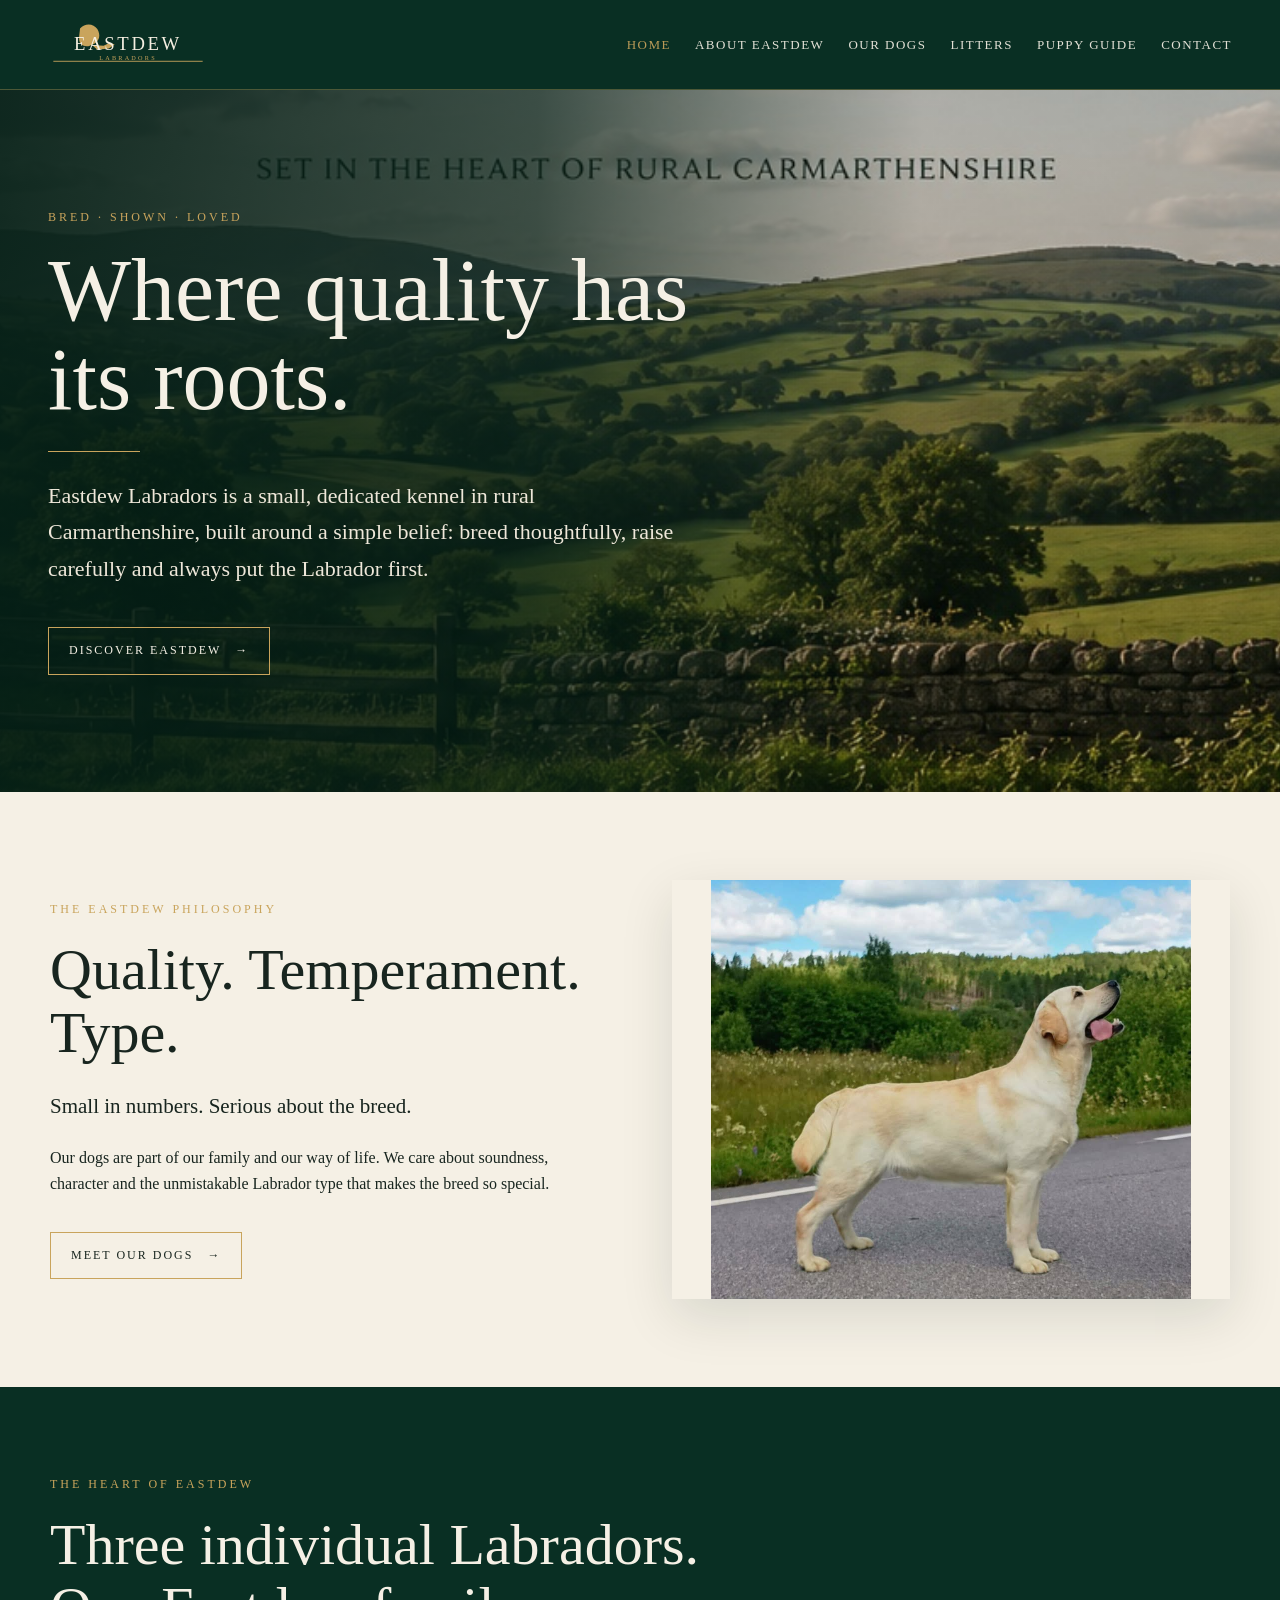
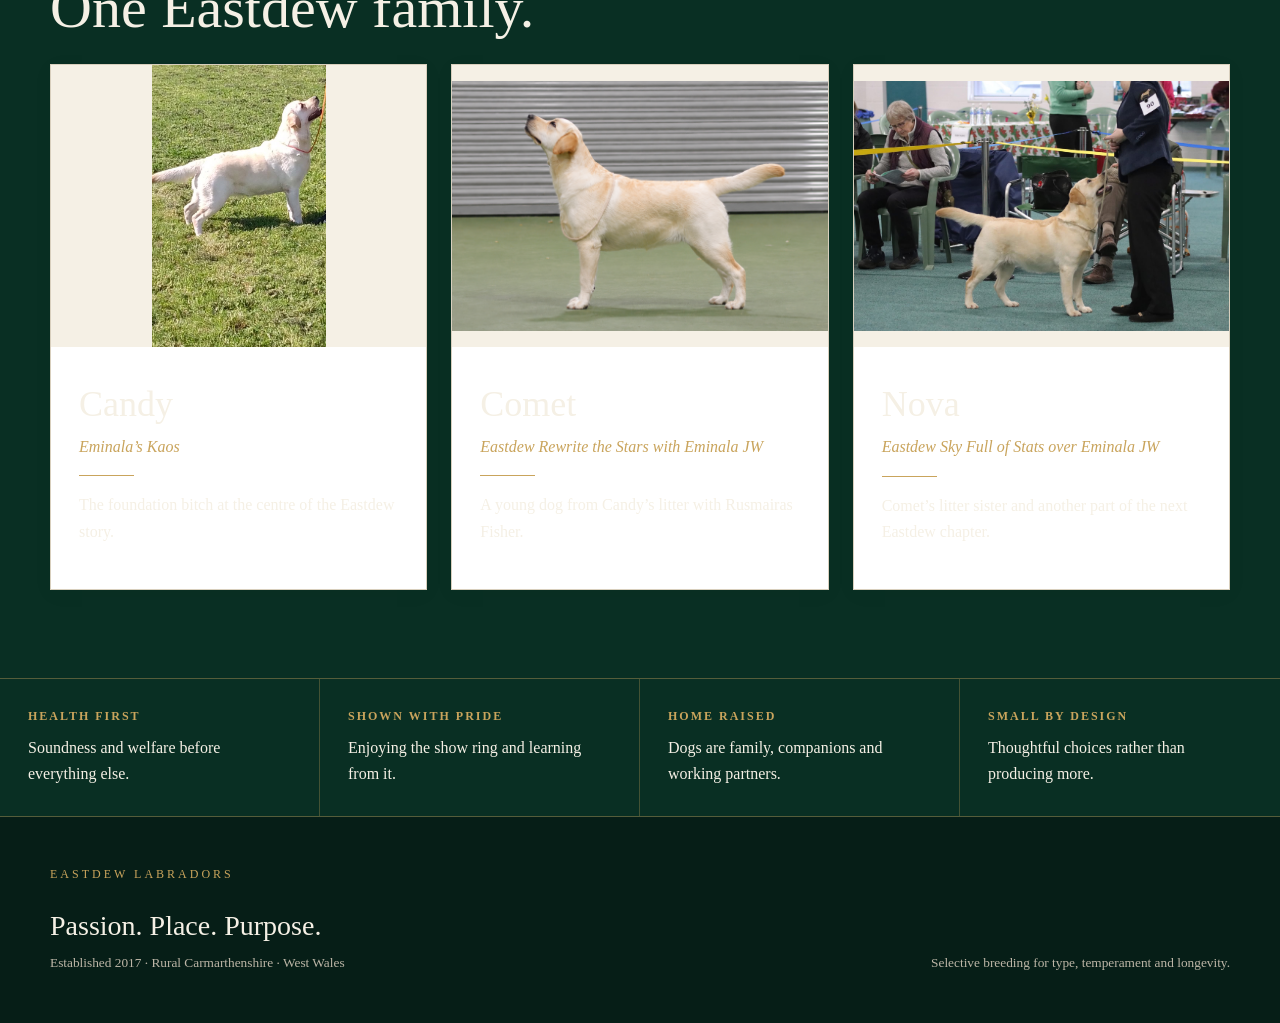
<file: index.html>
<!doctype html><html lang="en"><head><meta charset="utf-8"><meta name="viewport" content="width=device-width,initial-scale=1"><meta name="description" content="Eastdew Labradors — a small, selective Labrador kennel in rural Carmarthenshire."><title>Eastdew Labradors · Carmarthenshire</title><link rel="stylesheet" href="styles.css"></head><body><header class="site-header"><nav class="nav"><a class="brand" href="index.html"><img src="assets/logo.svg" alt="Eastdew Labradors"></a><div class="nav-links"><a class="active" href="index.html">Home</a><a class="" href="about.html">About Eastdew</a><a class="" href="dogs.html">Our Dogs</a><a class="" href="litters.html">Litters</a><a class="" href="guide.html">Puppy Guide</a><a class="" href="contact.html">Contact</a></div><div class="mobile-note">Eastdew Labradors</div></nav></header><main><section class="hero"><div class="hero-inner"><div class="eyebrow">Bred · Shown · Loved</div><h1>Where quality has its roots.</h1><div class="rule"></div><p class="lead">Eastdew Labradors is a small, dedicated kennel in rural Carmarthenshire, built around a simple belief: breed thoughtfully, raise carefully and always put the Labrador first.</p><a class="btn" href="about.html">Discover Eastdew <span>→</span></a></div></section><section class="section cream"><div class="container split"><div><div class="eyebrow">The Eastdew philosophy</div><h2>Quality. Temperament. Type.</h2><p class="lead">Small in numbers. Serious about the breed.</p><p>Our dogs are part of our family and our way of life. We care about soundness, character and the unmistakable Labrador type that makes the breed so special.</p><a class="btn" href="dogs.html">Meet our dogs <span>→</span></a></div><div class="image-frame"><img src="assets/eastdew-labrador-01.jpeg" alt="Eastdew Labrador in the countryside"></div></div></section><section class="section green-band"><div class="container"><div class="eyebrow">The heart of Eastdew</div><h2>Three individual Labradors.<br>One Eastdew family.</h2><div class="cards"><a class="card" href="candy.html"><img src="assets/dogs/candy-standing.jpeg" alt="Candy — Eminala’s Kaos"><div class="card-body"><h3>Candy</h3><div class="sub">Eminala’s Kaos</div><div class="small-rule"></div><p>The foundation bitch at the centre of the Eastdew story.</p></div></a><a class="card" href="comet.html"><img src="assets/dogs/comet-standing-clean.jpg" alt="Comet — Eastdew Rewrite the Stars with Eminala JW"><div class="card-body"><h3>Comet</h3><div class="sub">Eastdew Rewrite the Stars with Eminala JW</div><div class="small-rule"></div><p>A young dog from Candy’s litter with Rusmairas Fisher.</p></div></a><a class="card" href="nova.html"><img src="assets/dogs/nova-show-ring.jpeg" alt="Nova — Eastdew Sky Full of Stats over Eminala JW"><div class="card-body"><h3>Nova</h3><div class="sub">Eastdew Sky Full of Stats over Eminala JW</div><div class="small-rule"></div><p>Comet’s litter sister and another part of the next Eastdew chapter.</p></div></a></div></div></section><section class="feature-strip green-band"><div class="feature"><strong>Health first</strong>Soundness and welfare before everything else.</div><div class="feature"><strong>Shown with pride</strong>Enjoying the show ring and learning from it.</div><div class="feature"><strong>Home raised</strong>Dogs are family, companions and working partners.</div><div class="feature"><strong>Small by design</strong>Thoughtful choices rather than producing more.</div></section></main><footer class="footer"><div class="footer-inner"><div><div class="eyebrow">Eastdew Labradors</div><div style="font-size:28px">Passion. Place. Purpose.</div><small>Established 2017 · Rural Carmarthenshire · West Wales</small></div><div><small>Selective breeding for type, temperament and longevity.</small></div></div></footer></body></html>
</file>
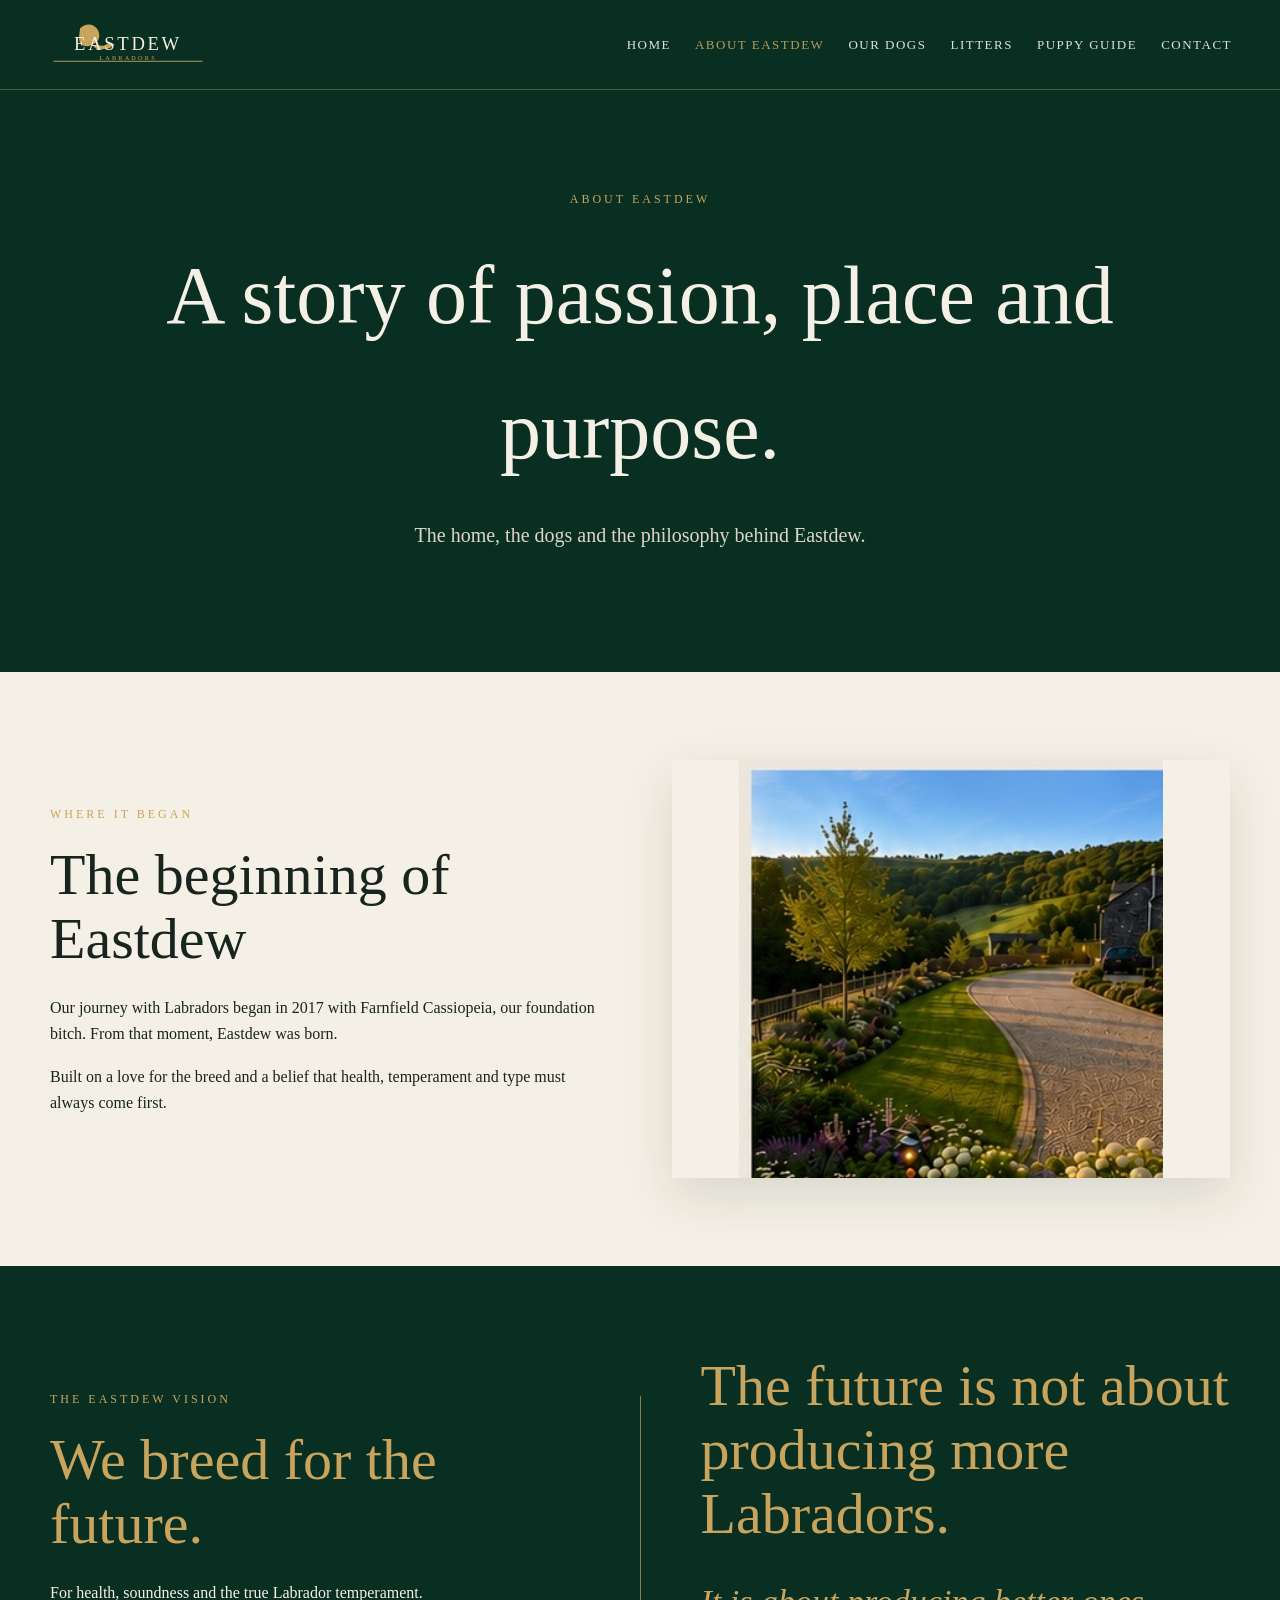
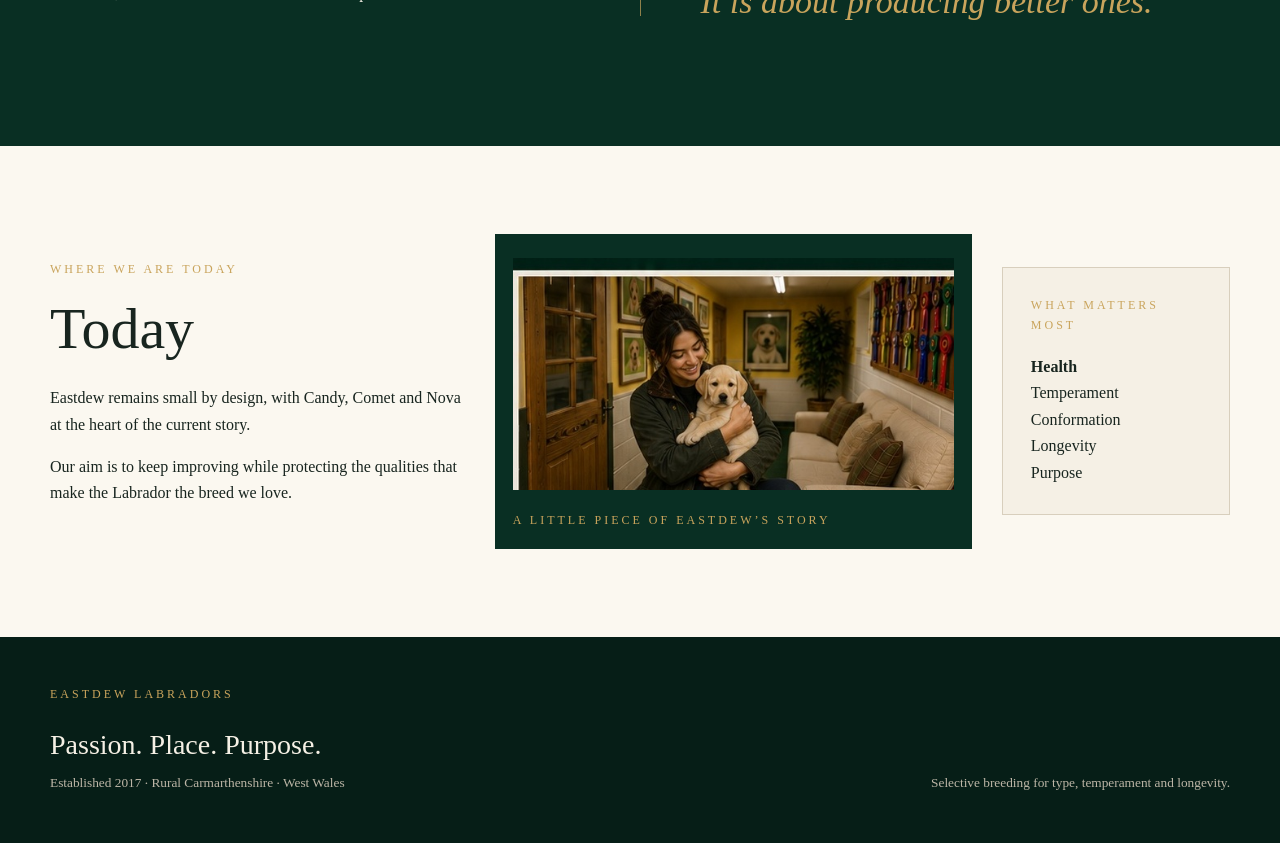
<file: about.html>
<!doctype html><html lang="en"><head><meta charset="utf-8"><meta name="viewport" content="width=device-width,initial-scale=1"><meta name="description" content="Eastdew Labradors — a small, selective Labrador kennel in rural Carmarthenshire."><title>About Eastdew</title><link rel="stylesheet" href="styles.css"></head><body><header class="site-header"><nav class="nav"><a class="brand" href="index.html"><img src="assets/logo.svg" alt="Eastdew Labradors"></a><div class="nav-links"><a class="" href="index.html">Home</a><a class="active" href="about.html">About Eastdew</a><a class="" href="dogs.html">Our Dogs</a><a class="" href="litters.html">Litters</a><a class="" href="guide.html">Puppy Guide</a><a class="" href="contact.html">Contact</a></div><div class="mobile-note">Eastdew Labradors</div></nav></header><main><section class="page-hero"><div class="container"><div class="eyebrow">About Eastdew</div><h1>A story of passion, place and purpose.</h1><p>The home, the dogs and the philosophy behind Eastdew.</p></div></section><section class="section cream"><div class="container split"><div><div class="eyebrow">Where it began</div><h2>The beginning of Eastdew</h2><p>Our journey with Labradors began in 2017 with Farnfield Cassiopeia, our foundation bitch. From that moment, Eastdew was born.</p><p>Built on a love for the breed and a belief that health, temperament and type must always come first.</p></div><div class="image-frame"><img src="assets/eastdew-home-01.jpeg" alt="Eastdew countryside home"></div></div></section><section class="section green-band"><div class="container vision"><div><div class="eyebrow">The Eastdew vision</div><h2>We breed for the future.</h2><p>For health, soundness and the true Labrador temperament.</p></div><div class="divider"></div><div><h2>The future is not about producing more Labradors.</h2><p class="quote">It is about producing better ones.</p></div></div></section><section class="section"><div class="container today"><div><div class="eyebrow">Where we are today</div><h2>Today</h2><p>Eastdew remains small by design, with Candy, Comet and Nova at the heart of the current story.</p><p>Our aim is to keep improving while protecting the qualities that make the Labrador the breed we love.</p></div><div class="luna"><img src="assets/luna-with-puppy.jpg" alt="Eastdew kennel artwork: Luna with a Labrador puppy"><div class="eyebrow" style="margin:14px 0 0">A little piece of Eastdew’s story</div></div><div class="notice"><div class="eyebrow">What matters most</div><strong>Health</strong><br>Temperament<br>Conformation<br>Longevity<br>Purpose</div></div></section></main><footer class="footer"><div class="footer-inner"><div><div class="eyebrow">Eastdew Labradors</div><div style="font-size:28px">Passion. Place. Purpose.</div><small>Established 2017 · Rural Carmarthenshire · West Wales</small></div><div><small>Selective breeding for type, temperament and longevity.</small></div></div></footer></body></html>
</file>
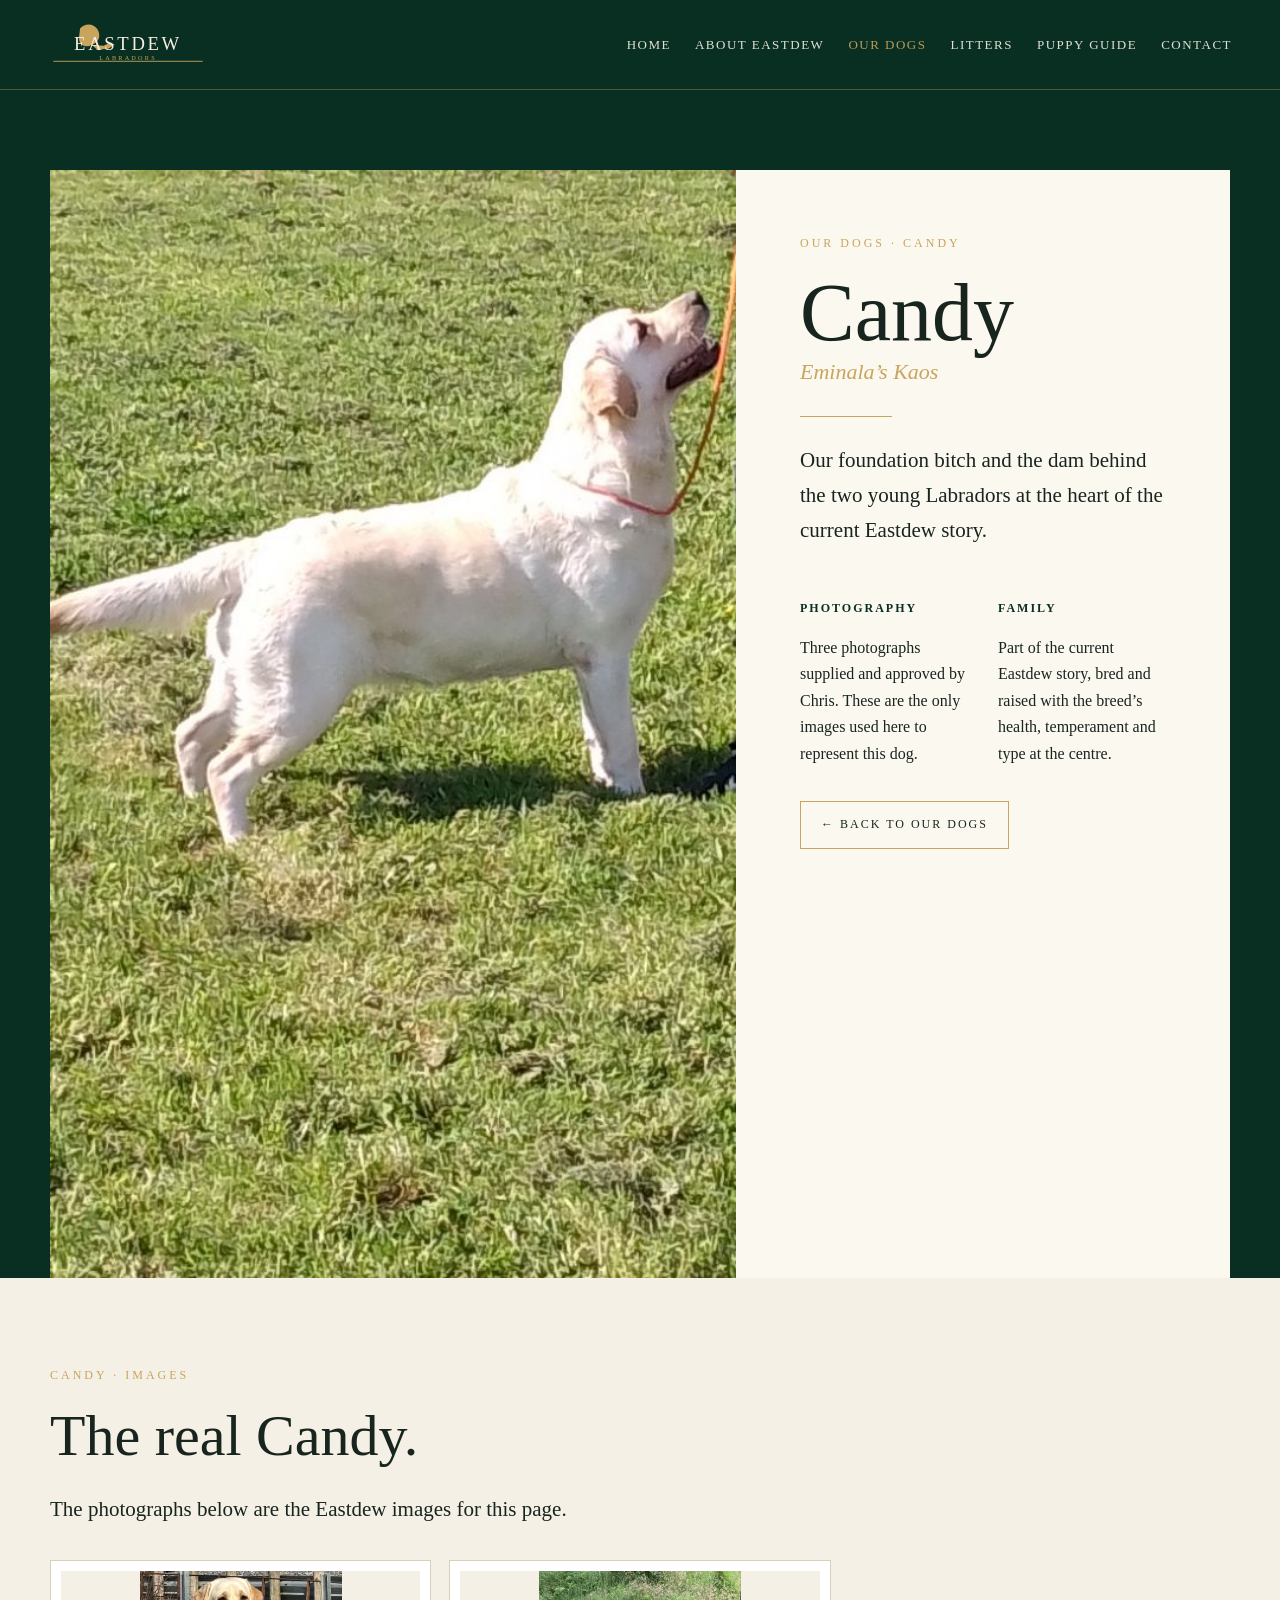
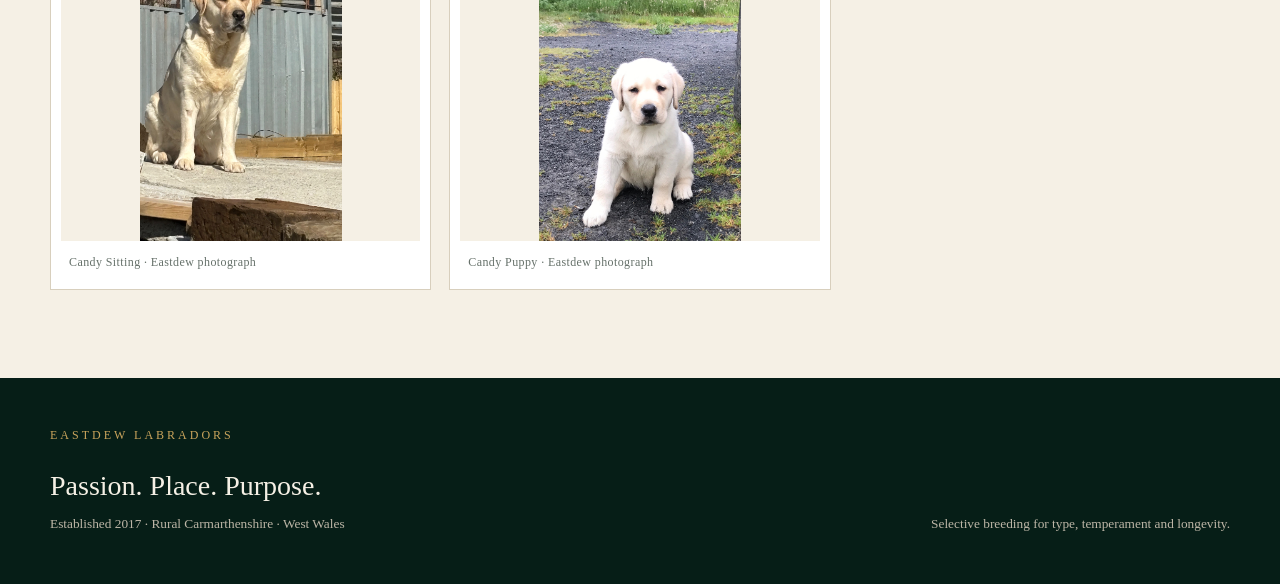
<file: candy.html>
<!doctype html><html lang="en"><head><meta charset="utf-8"><meta name="viewport" content="width=device-width,initial-scale=1"><meta name="description" content="Candy — Eastdew Labradors."><title>Candy · Eastdew Labradors</title><link rel="stylesheet" href="styles.css"></head><body><header class="site-header"><nav class="nav"><a class="brand" href="index.html"><img src="assets/logo.svg" alt="Eastdew Labradors"></a><div class="nav-links"><a href="index.html">Home</a><a href="about.html">About Eastdew</a><a class="active" href="dogs.html">Our Dogs</a><a href="litters.html">Litters</a><a href="guide.html">Puppy Guide</a><a href="contact.html">Contact</a></div><div class="mobile-note">Eastdew Labradors</div></nav></header><main><section class="dog-hero"><div class="dog-grid"><div class="dog-photo"><img src="assets/dogs/candy-standing.jpeg" alt="Candy — Eastdew Labrador"></div><div class="dog-copy"><div class="eyebrow">Our dogs · Candy</div><h1>Candy</h1><div class="sub">Eminala’s Kaos</div><div class="rule"></div><p class="lead">Our foundation bitch and the dam behind the two young Labradors at the heart of the current Eastdew story.</p><div class="facts"><div class="fact"><h4> photography</h4><p>Three photographs supplied and approved by Chris. These are the only images used here to represent this dog.</p></div><div class="fact"><h4>Family</h4><p>Part of the current Eastdew story, bred and raised with the breed’s health, temperament and type at the centre.</p></div></div><a class="btn" href="dogs.html">← Back to our dogs</a></div></div></section><section class="section cream"><div class="container"><div class="eyebrow">Candy ·  images</div><h2>The real Candy.</h2><p class="lead">The photographs below are the  Eastdew images for this page.</p><div class="dog-gallery"><figure><img src="assets/dogs/candy-sitting.jpeg" alt="Candy  photograph"><figcaption>Candy Sitting ·  Eastdew photograph</figcaption></figure><figure><img src="assets/dogs/candy-puppy.jpeg" alt="Candy  photograph"><figcaption>Candy Puppy ·  Eastdew photograph</figcaption></figure></div></div></section></main><footer class="footer"><div class="footer-inner"><div><div class="eyebrow">Eastdew Labradors</div><div style="font-size:28px">Passion. Place. Purpose.</div><small>Established 2017 · Rural Carmarthenshire · West Wales</small></div><div><small>Selective breeding for type, temperament and longevity.</small></div></div></footer></body></html>
</file>
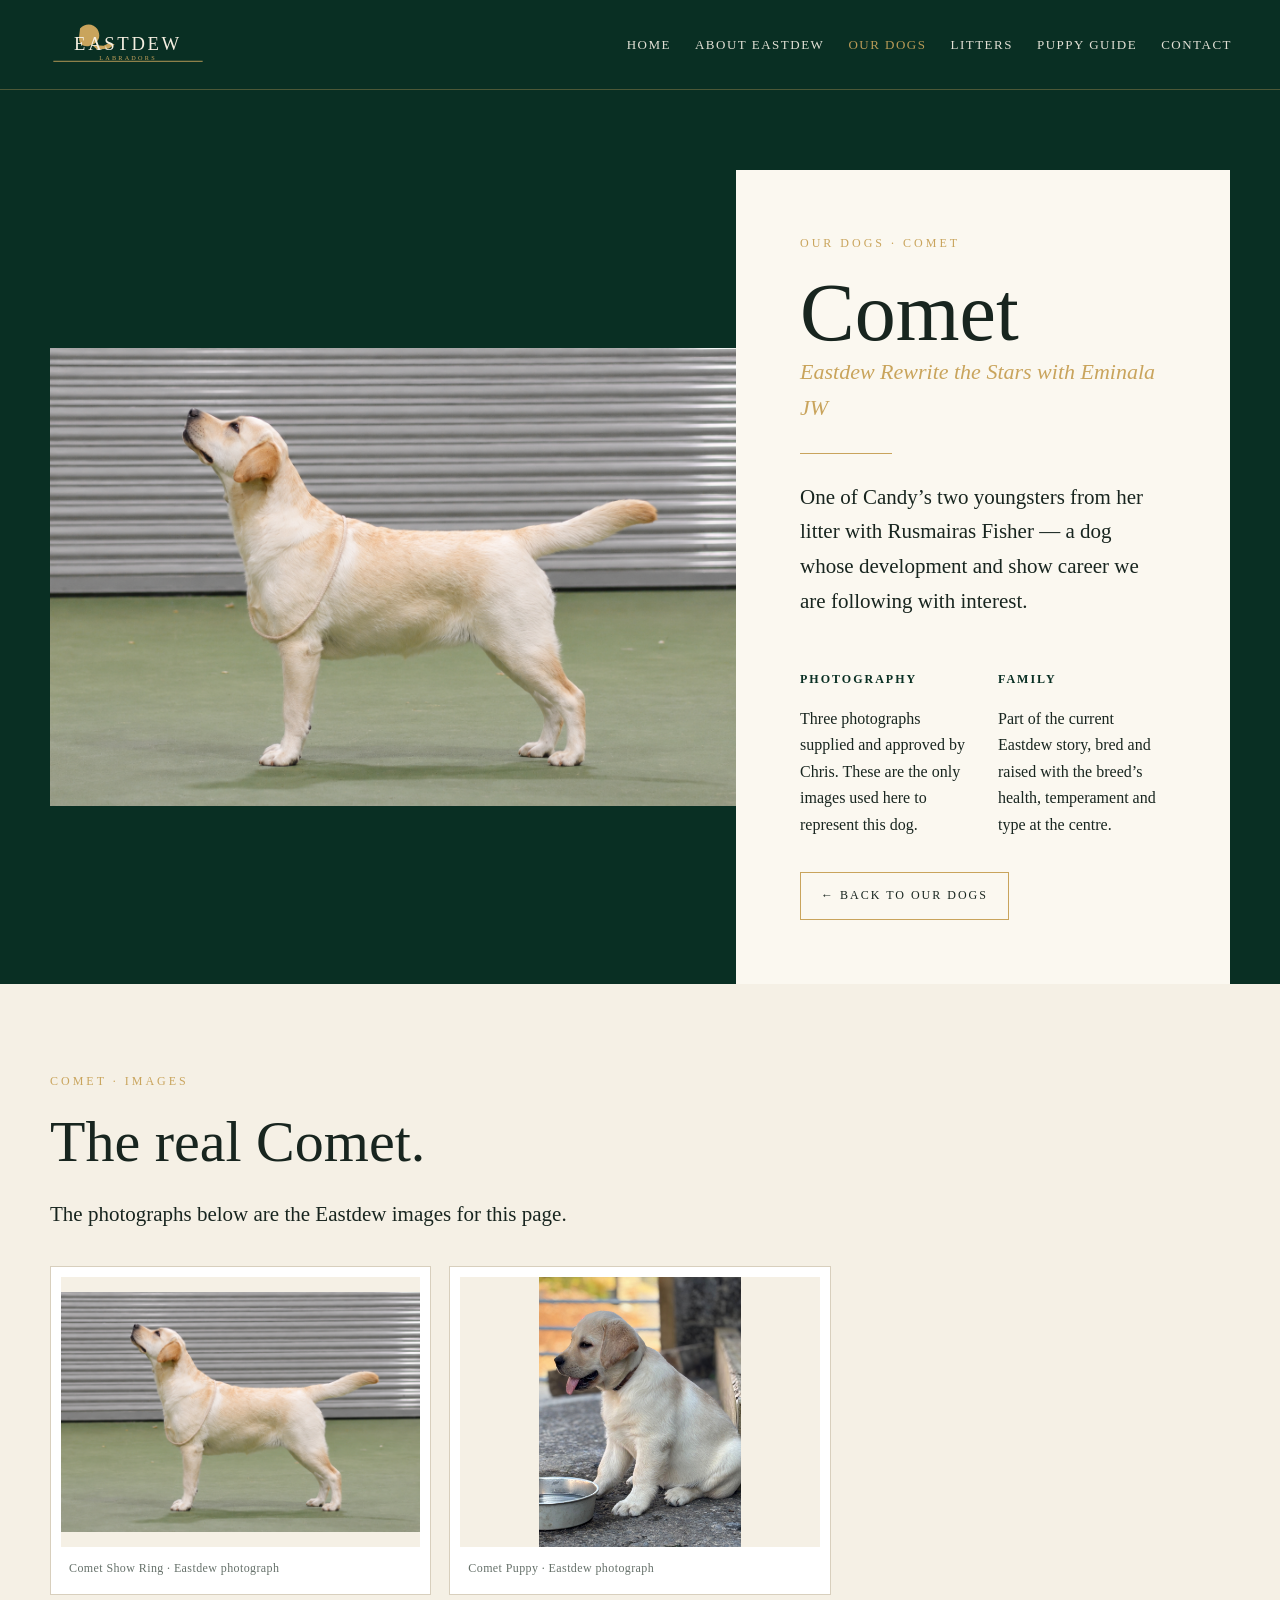
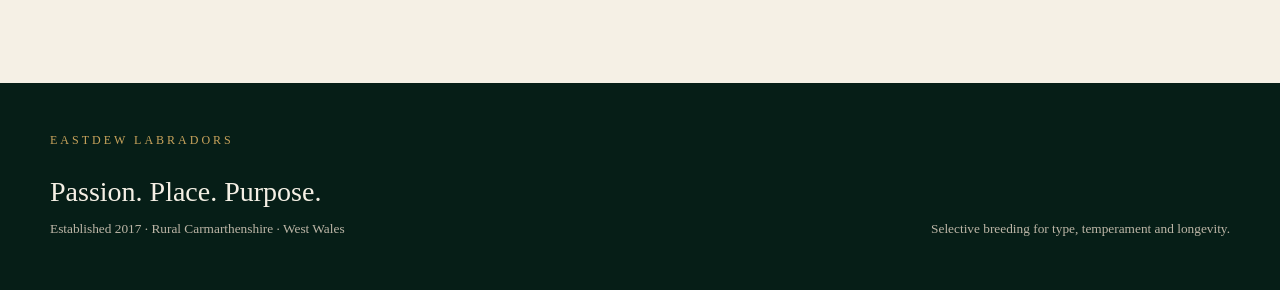
<file: comet.html>
<!doctype html><html lang="en"><head><meta charset="utf-8"><meta name="viewport" content="width=device-width,initial-scale=1"><meta name="description" content="Comet — Eastdew Labradors."><title>Comet · Eastdew Labradors</title><link rel="stylesheet" href="styles.css"></head><body><header class="site-header"><nav class="nav"><a class="brand" href="index.html"><img src="assets/logo.svg" alt="Eastdew Labradors"></a><div class="nav-links"><a href="index.html">Home</a><a href="about.html">About Eastdew</a><a class="active" href="dogs.html">Our Dogs</a><a href="litters.html">Litters</a><a href="guide.html">Puppy Guide</a><a href="contact.html">Contact</a></div><div class="mobile-note">Eastdew Labradors</div></nav></header><main><section class="dog-hero"><div class="dog-grid"><div class="dog-photo"><img src="assets/dogs/comet-standing-clean.jpg" alt="Comet — Eastdew Labrador"></div><div class="dog-copy"><div class="eyebrow">Our dogs · Comet</div><h1>Comet</h1><div class="sub">Eastdew Rewrite the Stars with Eminala JW</div><div class="rule"></div><p class="lead">One of Candy’s two youngsters from her litter with Rusmairas Fisher — a dog whose development and show career we are following with interest.</p><div class="facts"><div class="fact"><h4> photography</h4><p>Three photographs supplied and approved by Chris. These are the only images used here to represent this dog.</p></div><div class="fact"><h4>Family</h4><p>Part of the current Eastdew story, bred and raised with the breed’s health, temperament and type at the centre.</p></div></div><a class="btn" href="dogs.html">← Back to our dogs</a></div></div></section><section class="section cream"><div class="container"><div class="eyebrow">Comet ·  images</div><h2>The real Comet.</h2><p class="lead">The photographs below are the  Eastdew images for this page.</p><div class="dog-gallery"><figure><img src="assets/dogs/comet-show-crop.jpg" alt="Comet  photograph"><figcaption>Comet Show Ring ·  Eastdew photograph</figcaption></figure><figure><img src="assets/dogs/comet-puppy.jpeg" alt="Comet  photograph"><figcaption>Comet Puppy ·  Eastdew photograph</figcaption></figure></div></div></section></main><footer class="footer"><div class="footer-inner"><div><div class="eyebrow">Eastdew Labradors</div><div style="font-size:28px">Passion. Place. Purpose.</div><small>Established 2017 · Rural Carmarthenshire · West Wales</small></div><div><small>Selective breeding for type, temperament and longevity.</small></div></div></footer></body></html>
</file>
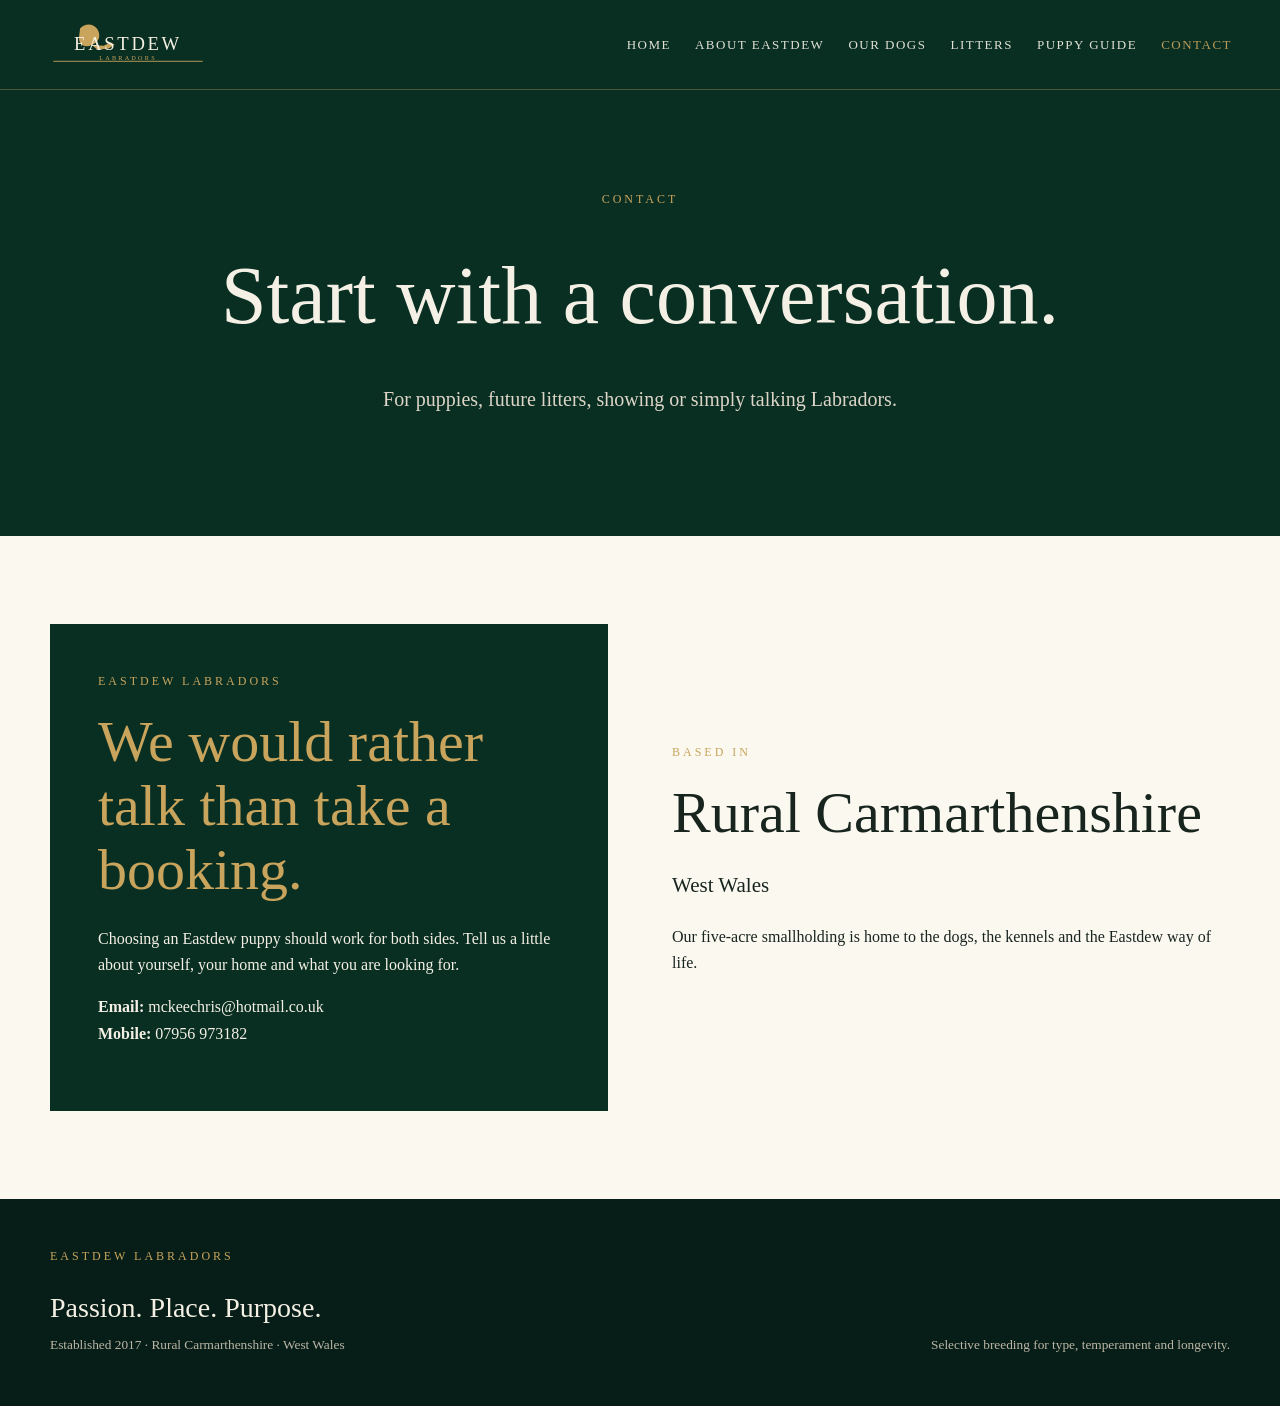
<file: contact.html>
<!doctype html><html lang="en"><head><meta charset="utf-8"><meta name="viewport" content="width=device-width,initial-scale=1"><meta name="description" content="Eastdew Labradors — a small, selective Labrador kennel in rural Carmarthenshire."><title>Contact · Eastdew Labradors</title><link rel="stylesheet" href="styles.css"></head><body><header class="site-header"><nav class="nav"><a class="brand" href="index.html"><img src="assets/logo.svg" alt="Eastdew Labradors"></a><div class="nav-links"><a class="" href="index.html">Home</a><a class="" href="about.html">About Eastdew</a><a class="" href="dogs.html">Our Dogs</a><a class="" href="litters.html">Litters</a><a class="" href="guide.html">Puppy Guide</a><a class="active" href="contact.html">Contact</a></div><div class="mobile-note">Eastdew Labradors</div></nav></header><main><section class="page-hero"><div class="container"><div class="eyebrow">Contact</div><h1>Start with a conversation.</h1><p>For puppies, future litters, showing or simply talking Labradors.</p></div></section><section class="section"><div class="container split"><div class="contact-box"><div class="eyebrow">Eastdew Labradors</div><h2>We would rather talk than take a booking.</h2><p>Choosing an Eastdew puppy should work for both sides. Tell us a little about yourself, your home and what you are looking for.</p><p><strong>Email:</strong> <a href="mailto:mckeechris@hotmail.co.uk">mckeechris@hotmail.co.uk</a><br><strong>Mobile:</strong> <a href="tel:+447956973182">07956 973182</a></p></div><div><div class="eyebrow">Based in</div><h2>Rural Carmarthenshire</h2><p class="lead">West Wales</p><p>Our five-acre smallholding is home to the dogs, the kennels and the Eastdew way of life.</p></div></div></section></main><footer class="footer"><div class="footer-inner"><div><div class="eyebrow">Eastdew Labradors</div><div style="font-size:28px">Passion. Place. Purpose.</div><small>Established 2017 · Rural Carmarthenshire · West Wales</small></div><div><small>Selective breeding for type, temperament and longevity.</small></div></div></footer></body></html>
</file>
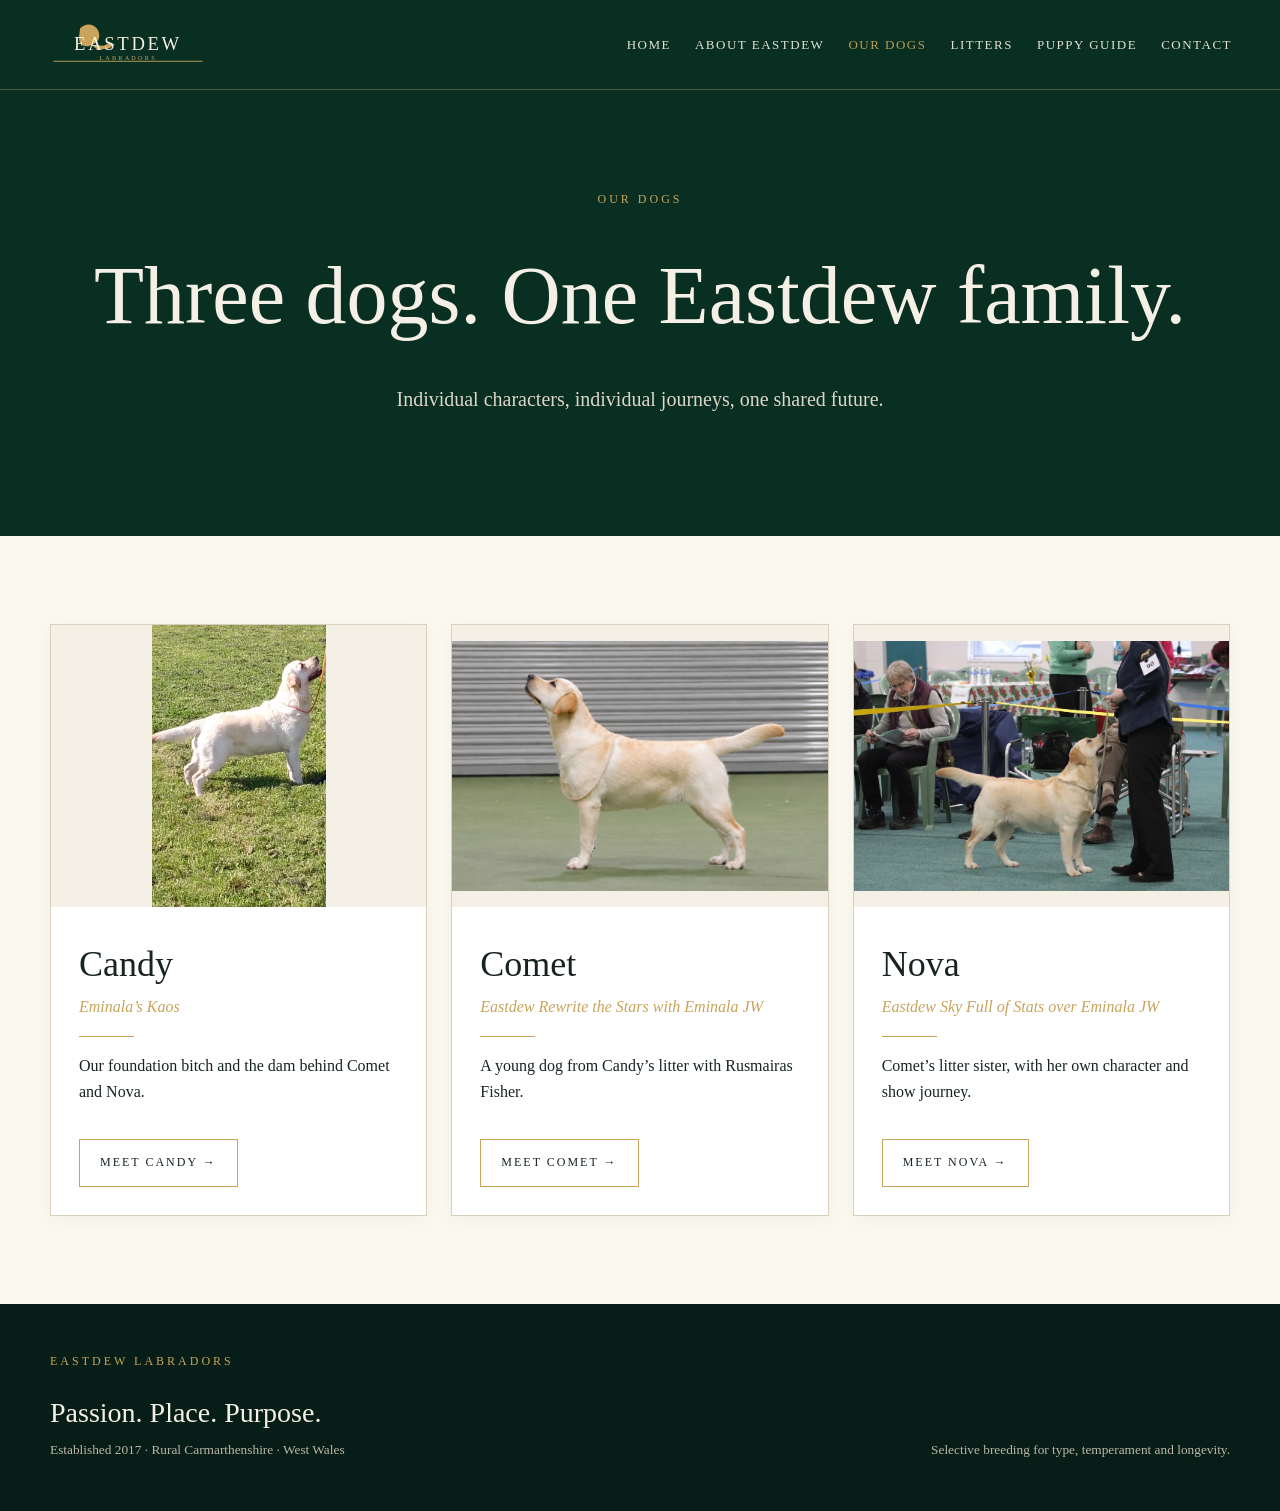
<file: dogs.html>
<!doctype html><html lang="en"><head><meta charset="utf-8"><meta name="viewport" content="width=device-width,initial-scale=1"><meta name="description" content="Eastdew Labradors — a small, selective Labrador kennel in rural Carmarthenshire."><title>Our Dogs · Eastdew Labradors</title><link rel="stylesheet" href="styles.css"></head><body><header class="site-header"><nav class="nav"><a class="brand" href="index.html"><img src="assets/logo.svg" alt="Eastdew Labradors"></a><div class="nav-links"><a class="" href="index.html">Home</a><a class="" href="about.html">About Eastdew</a><a class="active" href="dogs.html">Our Dogs</a><a class="" href="litters.html">Litters</a><a class="" href="guide.html">Puppy Guide</a><a class="" href="contact.html">Contact</a></div><div class="mobile-note">Eastdew Labradors</div></nav></header><main><section class="page-hero"><div class="container"><div class="eyebrow">Our dogs</div><h1>Three dogs. One Eastdew family.</h1><p>Individual characters, individual journeys, one shared future.</p></div></section><section class="section"><div class="container cards"><a class="card" href="candy.html"><img src="assets/dogs/candy-standing.jpeg" alt="Candy — Eminala’s Kaos"><div class="card-body"><h3>Candy</h3><div class="sub">Eminala’s Kaos</div><div class="small-rule"></div><p>Our foundation bitch and the dam behind Comet and Nova.</p><span class="btn">Meet Candy →</span></div></a><a class="card" href="comet.html"><img src="assets/dogs/comet-standing-clean.jpg" alt="Comet — Eastdew Rewrite the Stars with Eminala JW"><div class="card-body"><h3>Comet</h3><div class="sub">Eastdew Rewrite the Stars with Eminala JW</div><div class="small-rule"></div><p>A young dog from Candy’s litter with Rusmairas Fisher.</p><span class="btn">Meet Comet →</span></div></a><a class="card" href="nova.html"><img src="assets/dogs/nova-show-ring.jpeg" alt="Nova — Eastdew Sky Full of Stats over Eminala JW"><div class="card-body"><h3>Nova</h3><div class="sub">Eastdew Sky Full of Stats over Eminala JW</div><div class="small-rule"></div><p>Comet’s litter sister, with her own character and show journey.</p><span class="btn">Meet Nova →</span></div></a></div></section></main><footer class="footer"><div class="footer-inner"><div><div class="eyebrow">Eastdew Labradors</div><div style="font-size:28px">Passion. Place. Purpose.</div><small>Established 2017 · Rural Carmarthenshire · West Wales</small></div><div><small>Selective breeding for type, temperament and longevity.</small></div></div></footer></body></html>
</file>
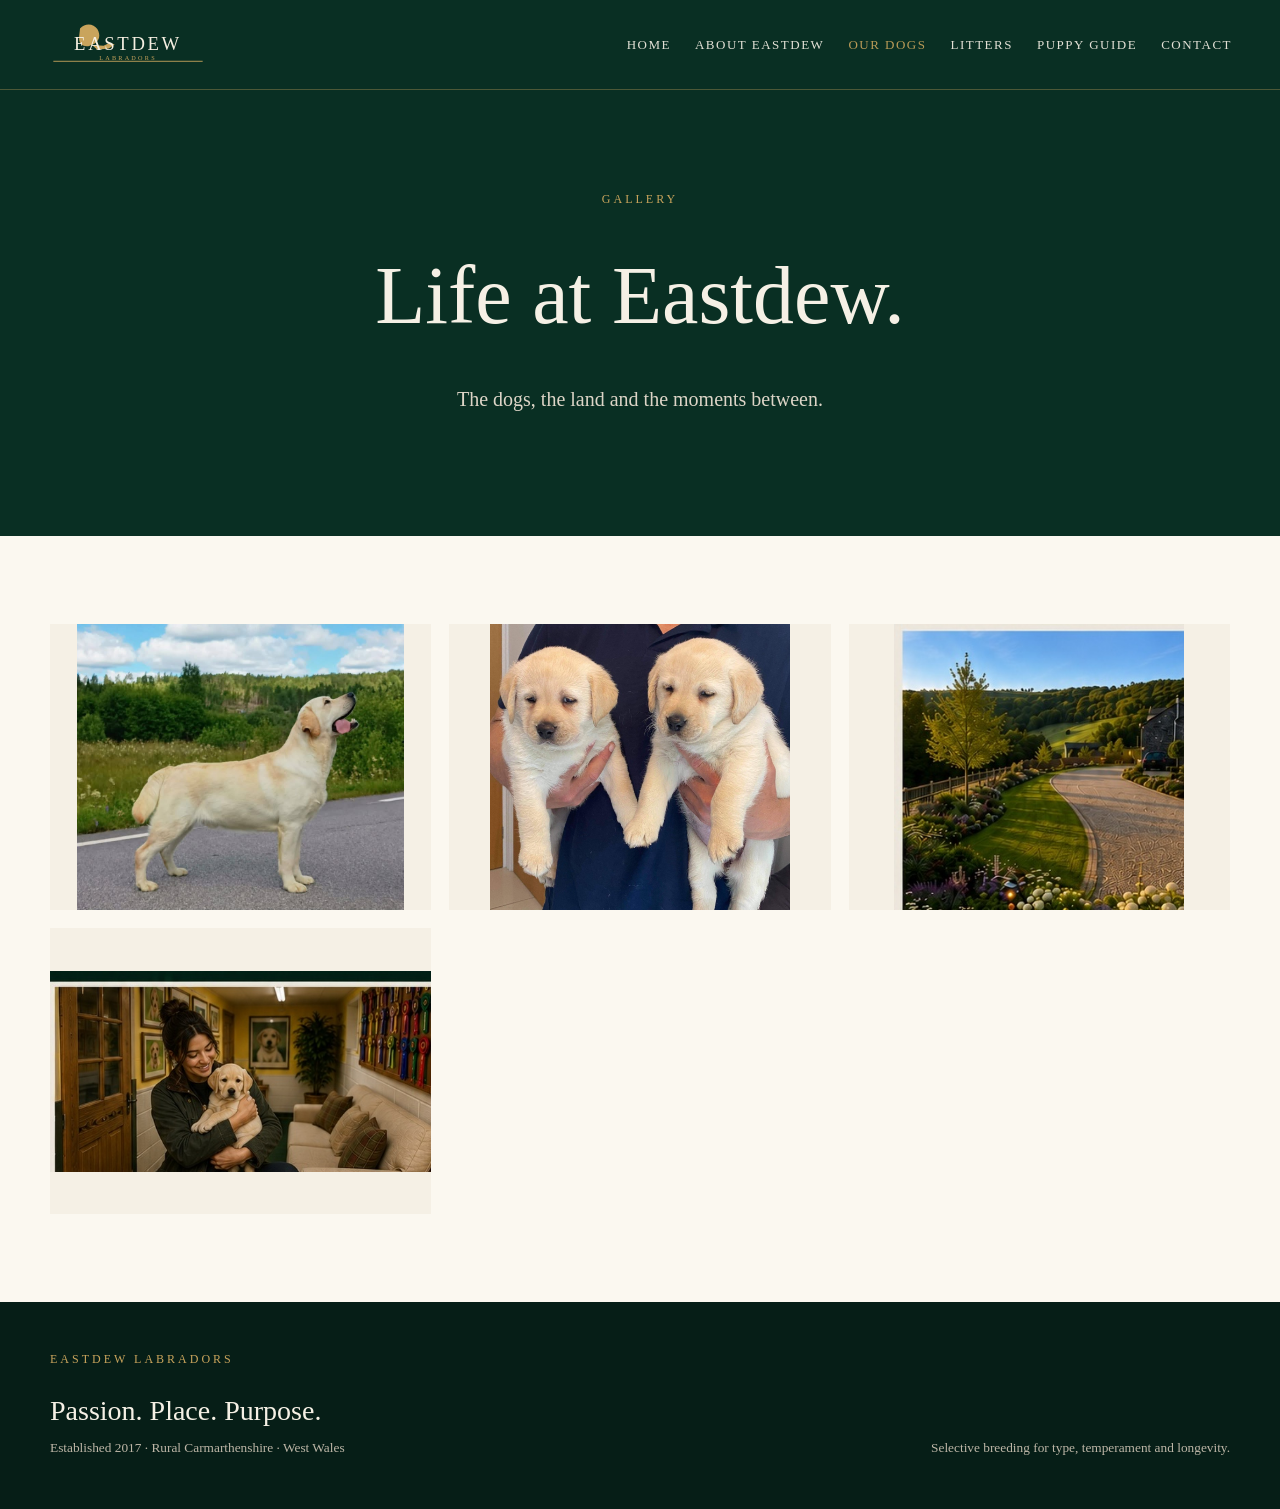
<file: gallery.html>
<!doctype html><html lang="en"><head><meta charset="utf-8"><meta name="viewport" content="width=device-width,initial-scale=1"><meta name="description" content="Eastdew Labradors — a small, selective Labrador kennel in rural Carmarthenshire."><title>Gallery · Eastdew Labradors</title><link rel="stylesheet" href="styles.css"></head><body><header class="site-header"><nav class="nav"><a class="brand" href="index.html"><img src="assets/logo.svg" alt="Eastdew Labradors"></a><div class="nav-links"><a class="" href="index.html">Home</a><a class="" href="about.html">About Eastdew</a><a class="active" href="dogs.html">Our Dogs</a><a class="" href="litters.html">Litters</a><a class="" href="guide.html">Puppy Guide</a><a class="" href="contact.html">Contact</a></div><div class="mobile-note">Eastdew Labradors</div></nav></header><main><section class="page-hero"><div class="container"><div class="eyebrow">Gallery</div><h1>Life at Eastdew.</h1><p>The dogs, the land and the moments between.</p></div></section><section class="section"><div class="container gallery"><img src="assets/eastdew-labrador-01.jpeg" alt="Eastdew Labrador"><img src="assets/eastdew-puppies-01.jpeg" alt="Labrador puppies"><img src="assets/eastdew-home-01.jpeg" alt="Eastdew countryside home"><img src="assets/luna-with-puppy.jpg" alt="Eastdew artwork of Luna with puppy"></div></section></main><footer class="footer"><div class="footer-inner"><div><div class="eyebrow">Eastdew Labradors</div><div style="font-size:28px">Passion. Place. Purpose.</div><small>Established 2017 · Rural Carmarthenshire · West Wales</small></div><div><small>Selective breeding for type, temperament and longevity.</small></div></div></footer></body></html>
</file>
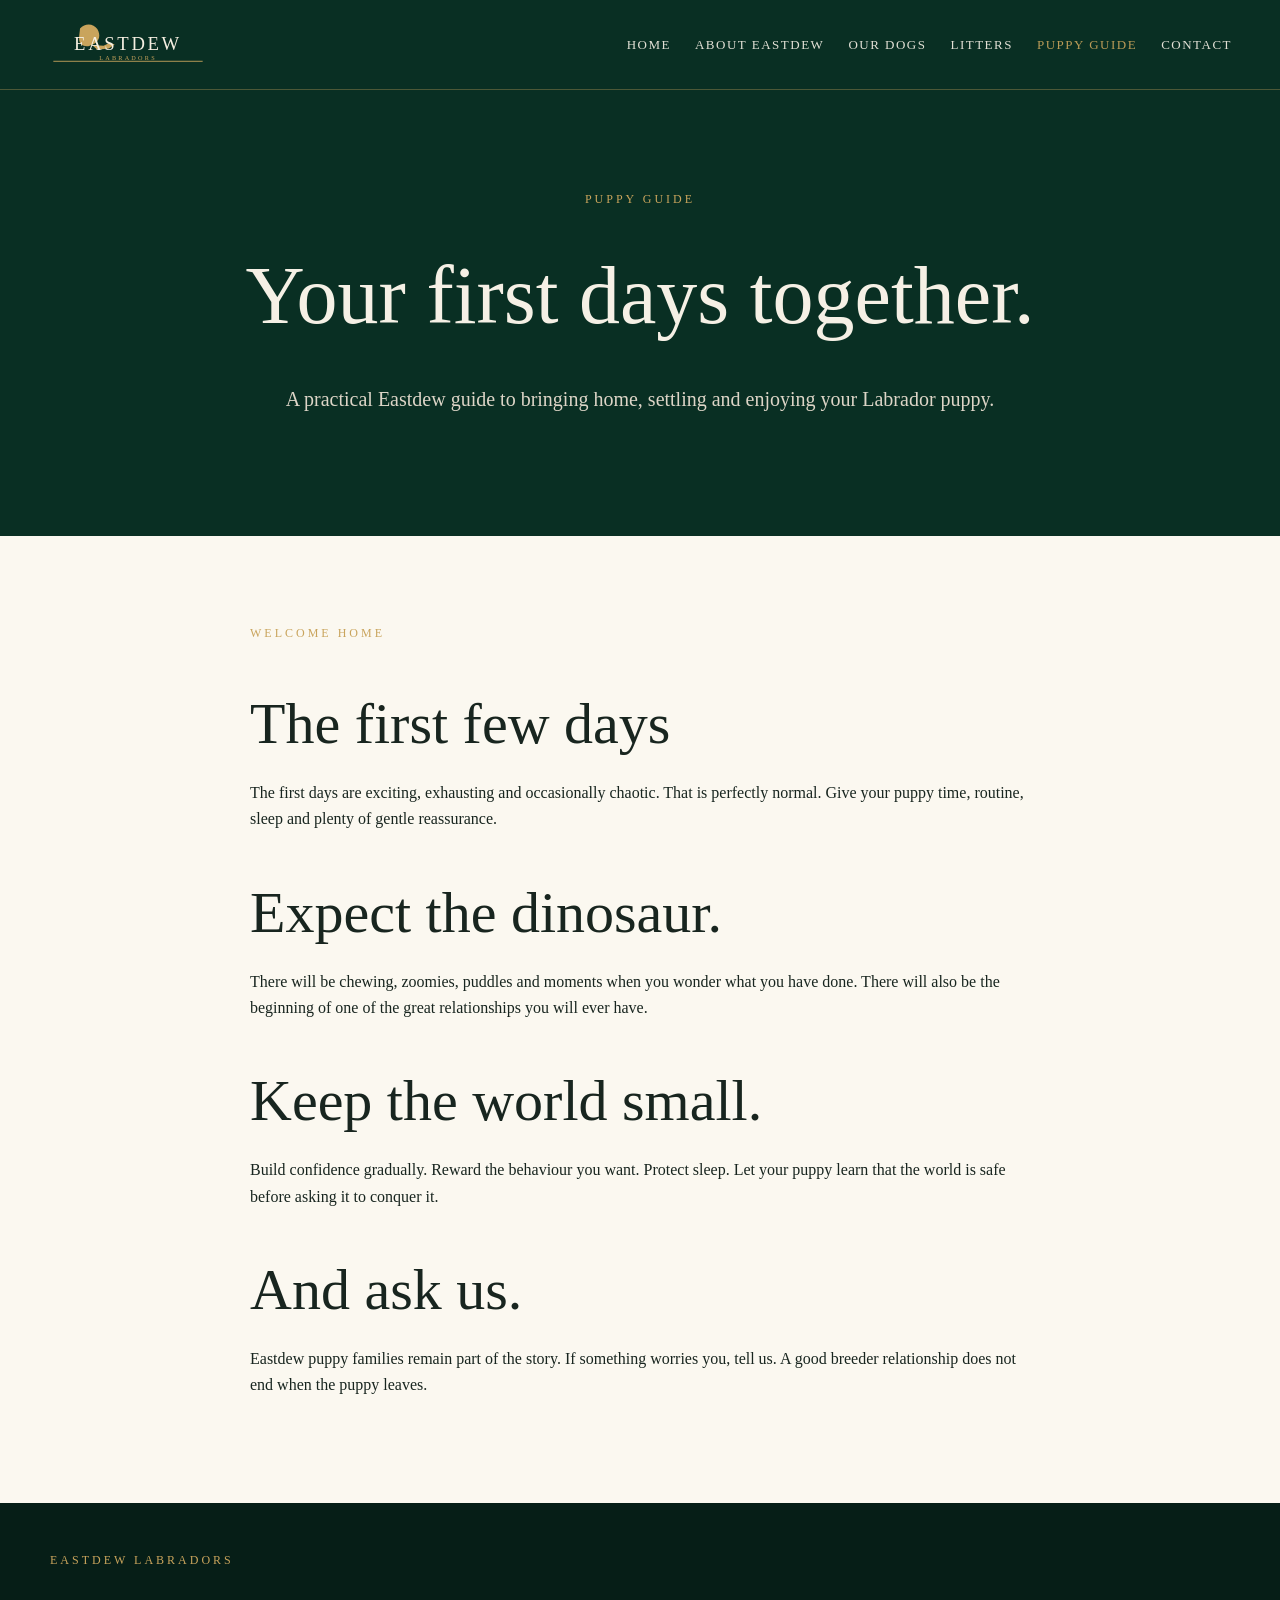
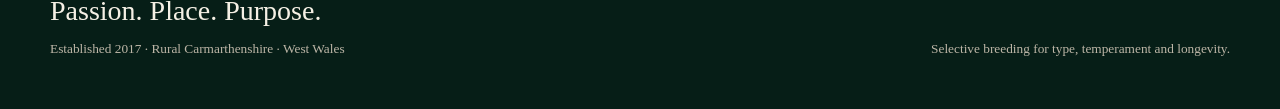
<file: guide.html>
<!doctype html><html lang="en"><head><meta charset="utf-8"><meta name="viewport" content="width=device-width,initial-scale=1"><meta name="description" content="Eastdew Labradors — a small, selective Labrador kennel in rural Carmarthenshire."><title>Puppy Guide · Eastdew Labradors</title><link rel="stylesheet" href="styles.css"></head><body><header class="site-header"><nav class="nav"><a class="brand" href="index.html"><img src="assets/logo.svg" alt="Eastdew Labradors"></a><div class="nav-links"><a class="" href="index.html">Home</a><a class="" href="about.html">About Eastdew</a><a class="" href="dogs.html">Our Dogs</a><a class="" href="litters.html">Litters</a><a class="active" href="guide.html">Puppy Guide</a><a class="" href="contact.html">Contact</a></div><div class="mobile-note">Eastdew Labradors</div></nav></header><main><section class="page-hero"><div class="container"><div class="eyebrow">Puppy guide</div><h1>Your first days together.</h1><p>A practical Eastdew guide to bringing home, settling and enjoying your Labrador puppy.</p></div></section><section class="section"><div class="container prose"><div class="eyebrow">Welcome home</div><h2>The first few days</h2><p>The first days are exciting, exhausting and occasionally chaotic. That is perfectly normal. Give your puppy time, routine, sleep and plenty of gentle reassurance.</p><h2>Expect the dinosaur.</h2><p>There will be chewing, zoomies, puddles and moments when you wonder what you have done. There will also be the beginning of one of the great relationships you will ever have.</p><h2>Keep the world small.</h2><p>Build confidence gradually. Reward the behaviour you want. Protect sleep. Let your puppy learn that the world is safe before asking it to conquer it.</p><h2>And ask us.</h2><p>Eastdew puppy families remain part of the story. If something worries you, tell us. A good breeder relationship does not end when the puppy leaves.</p></div></section></main><footer class="footer"><div class="footer-inner"><div><div class="eyebrow">Eastdew Labradors</div><div style="font-size:28px">Passion. Place. Purpose.</div><small>Established 2017 · Rural Carmarthenshire · West Wales</small></div><div><small>Selective breeding for type, temperament and longevity.</small></div></div></footer></body></html>
</file>
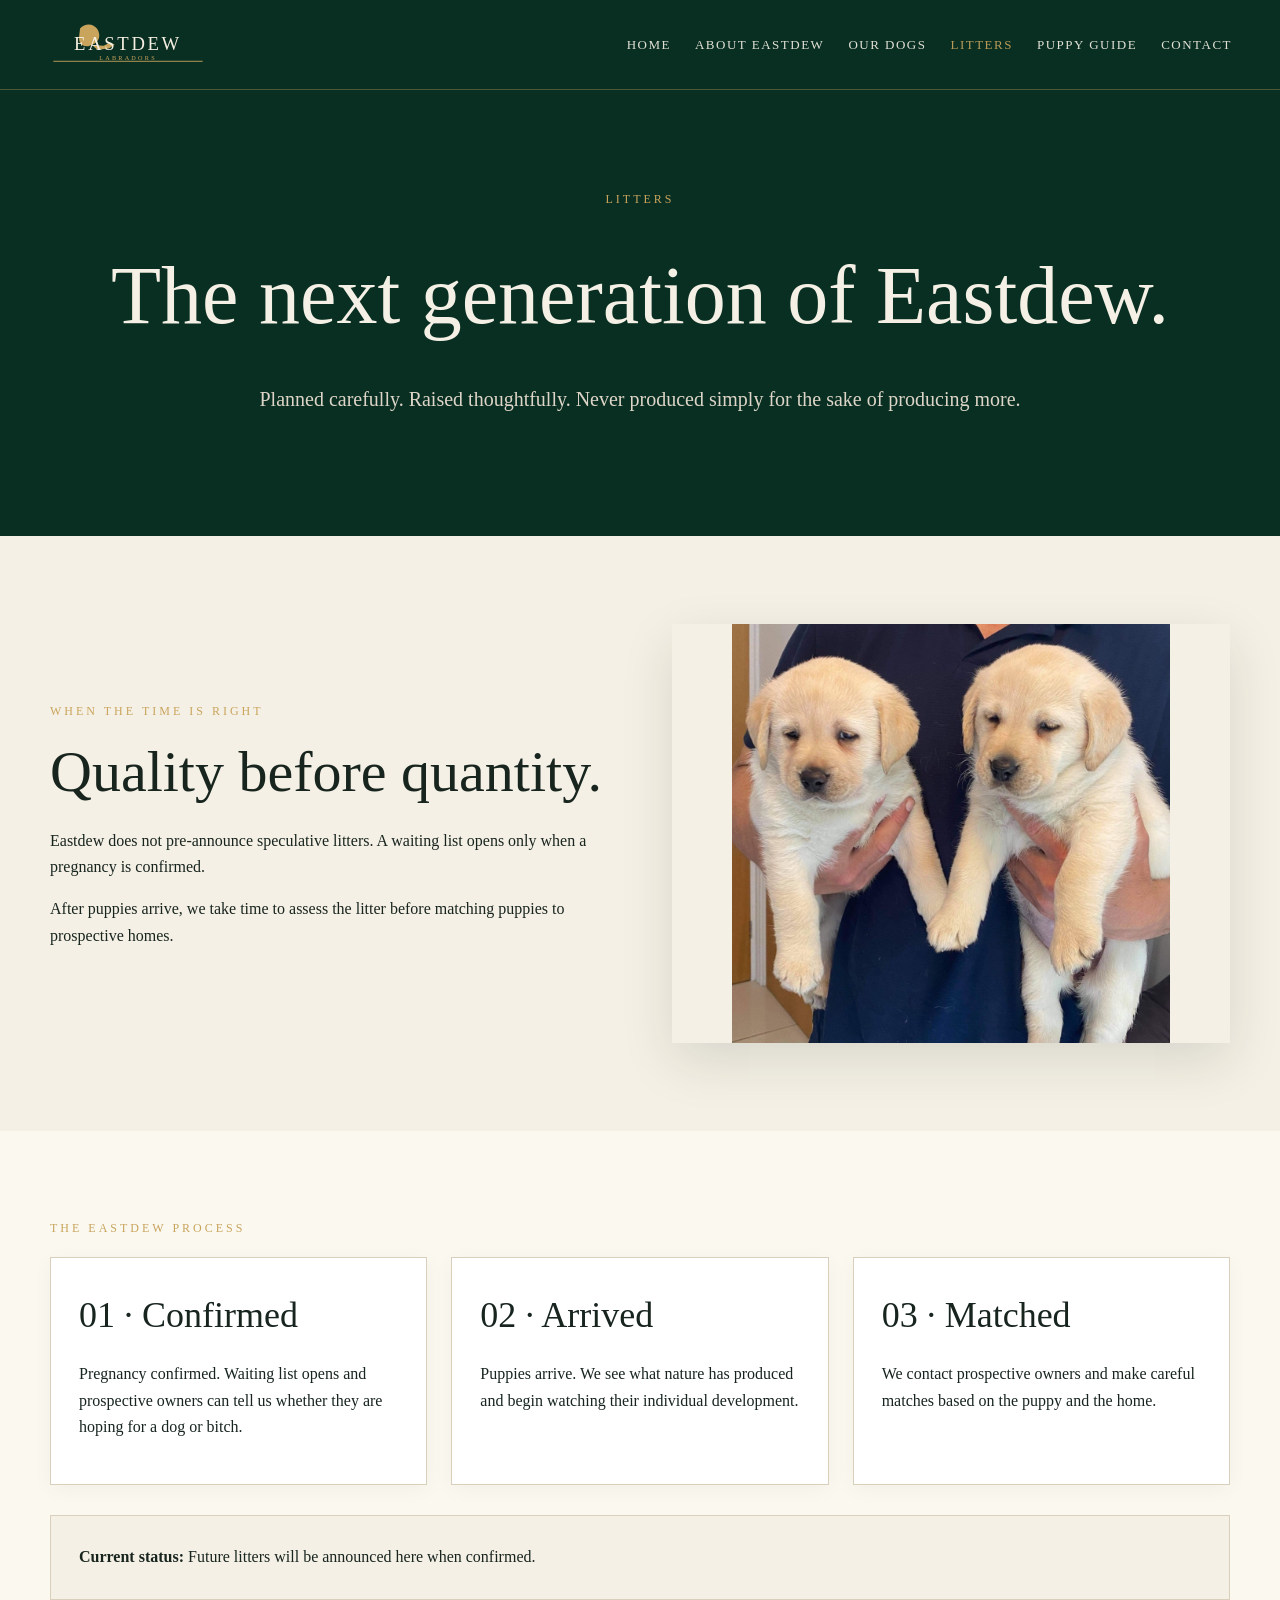
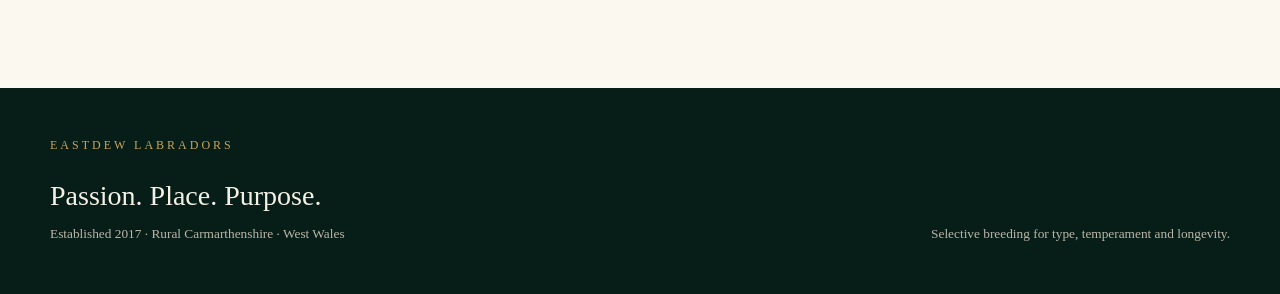
<file: litters.html>
<!doctype html><html lang="en"><head><meta charset="utf-8"><meta name="viewport" content="width=device-width,initial-scale=1"><meta name="description" content="Eastdew Labradors — a small, selective Labrador kennel in rural Carmarthenshire."><title>Litters · Eastdew Labradors</title><link rel="stylesheet" href="styles.css"></head><body><header class="site-header"><nav class="nav"><a class="brand" href="index.html"><img src="assets/logo.svg" alt="Eastdew Labradors"></a><div class="nav-links"><a class="" href="index.html">Home</a><a class="" href="about.html">About Eastdew</a><a class="" href="dogs.html">Our Dogs</a><a class="active" href="litters.html">Litters</a><a class="" href="guide.html">Puppy Guide</a><a class="" href="contact.html">Contact</a></div><div class="mobile-note">Eastdew Labradors</div></nav></header><main><section class="page-hero"><div class="container"><div class="eyebrow">Litters</div><h1>The next generation of Eastdew.</h1><p>Planned carefully. Raised thoughtfully. Never produced simply for the sake of producing more.</p></div></section><section class="section cream"><div class="container split"><div><div class="eyebrow">When the time is right</div><h2>Quality before quantity.</h2><p>Eastdew does not pre-announce speculative litters. A waiting list opens only when a pregnancy is confirmed.</p><p>After puppies arrive, we take time to assess the litter before matching puppies to prospective homes.</p></div><div class="image-frame"><img src="assets/eastdew-puppies-01.jpeg" alt="Eastdew Labrador puppies"></div></div></section><section class="section"><div class="container"><div class="eyebrow">The Eastdew process</div><div class="cards"><div class="card"><div class="card-body"><h3>01 · Confirmed</h3><p>Pregnancy confirmed. Waiting list opens and prospective owners can tell us whether they are hoping for a dog or bitch.</p></div></div><div class="card"><div class="card-body"><h3>02 · Arrived</h3><p>Puppies arrive. We see what nature has produced and begin watching their individual development.</p></div></div><div class="card"><div class="card-body"><h3>03 · Matched</h3><p>We contact prospective owners and make careful matches based on the puppy and the home.</p></div></div></div><div class="notice" style="margin-top:30px"><strong>Current status:</strong> Future litters will be announced here when confirmed.</div></div></section></main><footer class="footer"><div class="footer-inner"><div><div class="eyebrow">Eastdew Labradors</div><div style="font-size:28px">Passion. Place. Purpose.</div><small>Established 2017 · Rural Carmarthenshire · West Wales</small></div><div><small>Selective breeding for type, temperament and longevity.</small></div></div></footer></body></html>
</file>
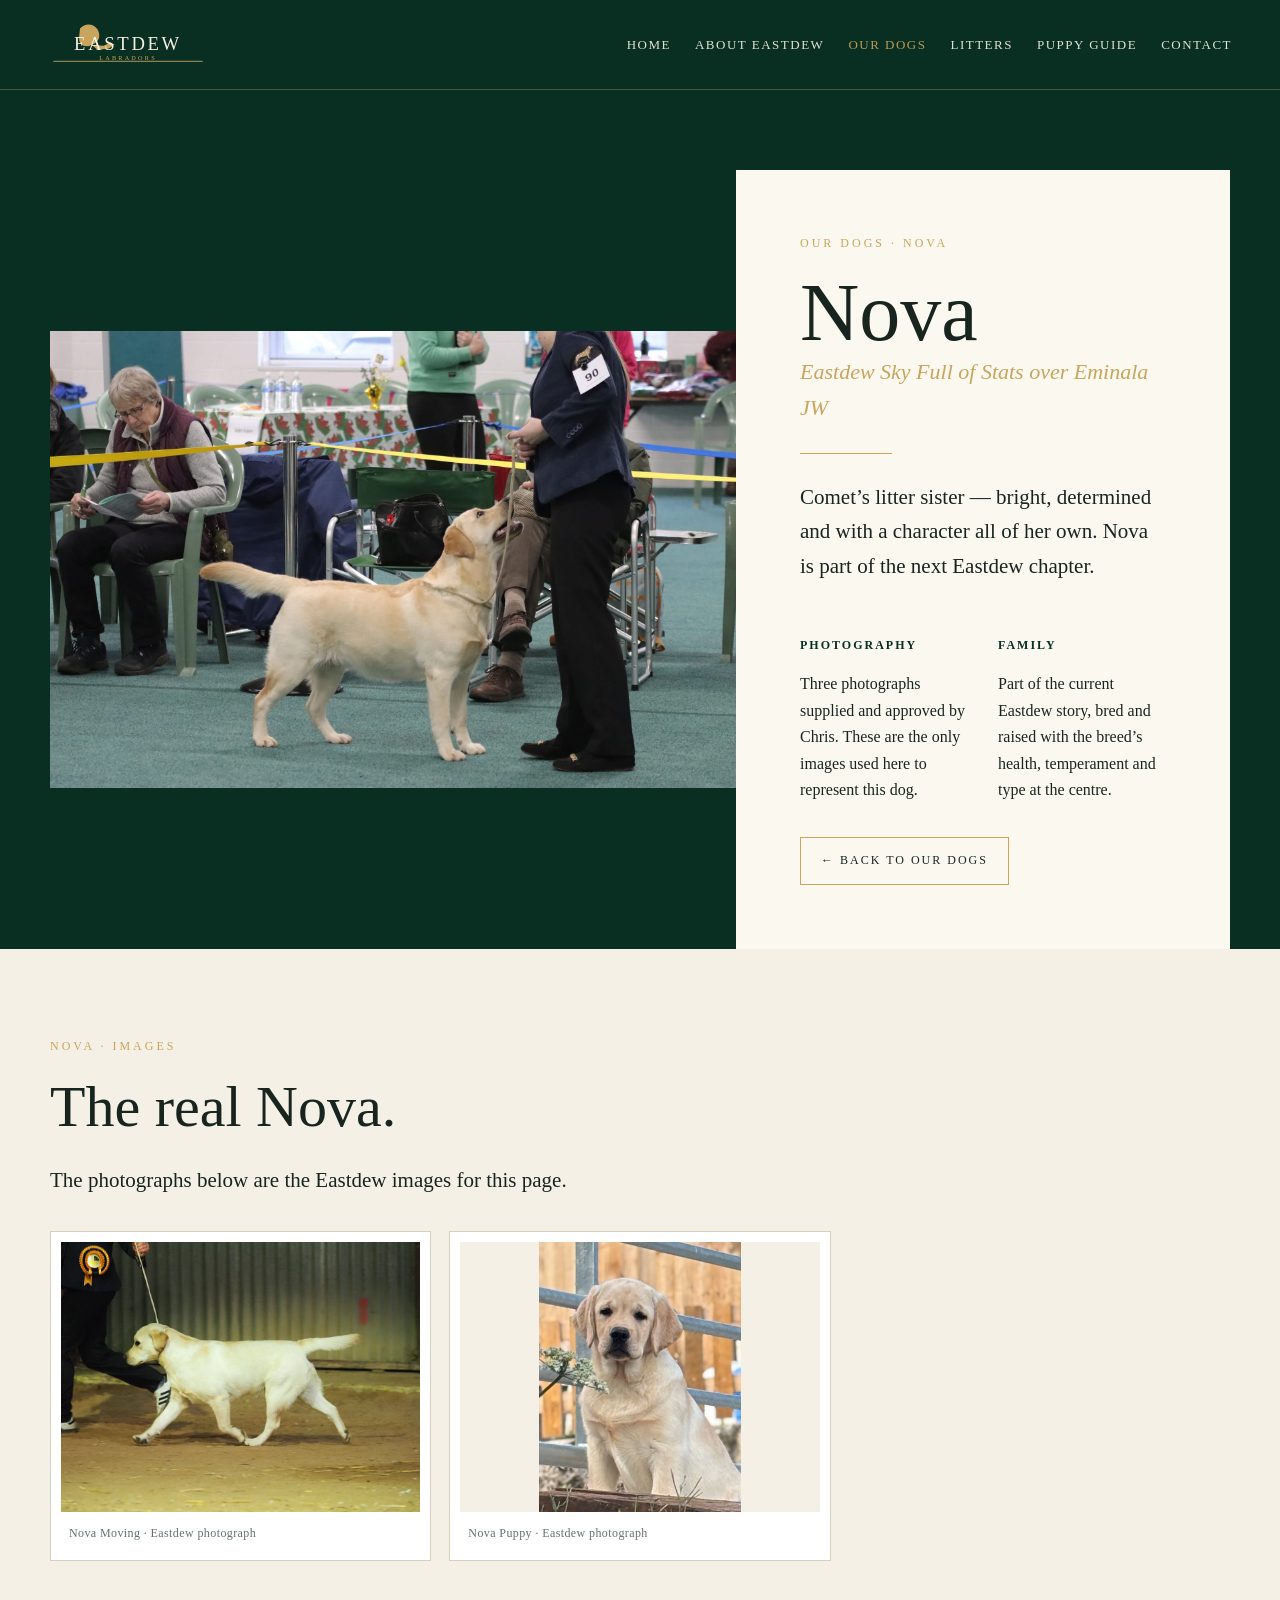
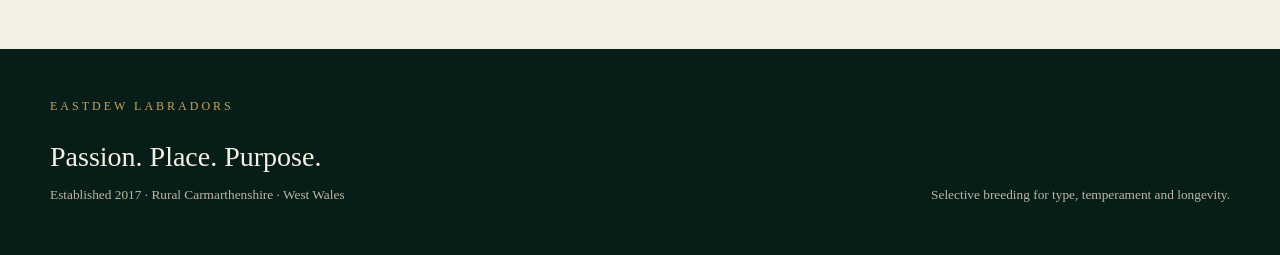
<file: nova.html>
<!doctype html><html lang="en"><head><meta charset="utf-8"><meta name="viewport" content="width=device-width,initial-scale=1"><meta name="description" content="Nova — Eastdew Labradors."><title>Nova · Eastdew Labradors</title><link rel="stylesheet" href="styles.css"></head><body><header class="site-header"><nav class="nav"><a class="brand" href="index.html"><img src="assets/logo.svg" alt="Eastdew Labradors"></a><div class="nav-links"><a href="index.html">Home</a><a href="about.html">About Eastdew</a><a class="active" href="dogs.html">Our Dogs</a><a href="litters.html">Litters</a><a href="guide.html">Puppy Guide</a><a href="contact.html">Contact</a></div><div class="mobile-note">Eastdew Labradors</div></nav></header><main><section class="dog-hero"><div class="dog-grid"><div class="dog-photo"><img src="assets/dogs/nova-show-ring.jpeg" alt="Nova — Eastdew Labrador"></div><div class="dog-copy"><div class="eyebrow">Our dogs · Nova</div><h1>Nova</h1><div class="sub">Eastdew Sky Full of Stats over Eminala JW</div><div class="rule"></div><p class="lead">Comet’s litter sister — bright, determined and with a character all of her own. Nova is part of the next Eastdew chapter.</p><div class="facts"><div class="fact"><h4> photography</h4><p>Three photographs supplied and approved by Chris. These are the only images used here to represent this dog.</p></div><div class="fact"><h4>Family</h4><p>Part of the current Eastdew story, bred and raised with the breed’s health, temperament and type at the centre.</p></div></div><a class="btn" href="dogs.html">← Back to our dogs</a></div></div></section><section class="section cream"><div class="container"><div class="eyebrow">Nova ·  images</div><h2>The real Nova.</h2><p class="lead">The photographs below are the  Eastdew images for this page.</p><div class="dog-gallery"><figure><img src="assets/dogs/nova-moving.jpeg" alt="Nova  photograph"><figcaption>Nova Moving ·  Eastdew photograph</figcaption></figure><figure><img src="assets/dogs/nova-puppy.jpeg" alt="Nova  photograph"><figcaption>Nova Puppy ·  Eastdew photograph</figcaption></figure></div></div></section></main><footer class="footer"><div class="footer-inner"><div><div class="eyebrow">Eastdew Labradors</div><div style="font-size:28px">Passion. Place. Purpose.</div><small>Established 2017 · Rural Carmarthenshire · West Wales</small></div><div><small>Selective breeding for type, temperament and longevity.</small></div></div></footer></body></html>
</file>
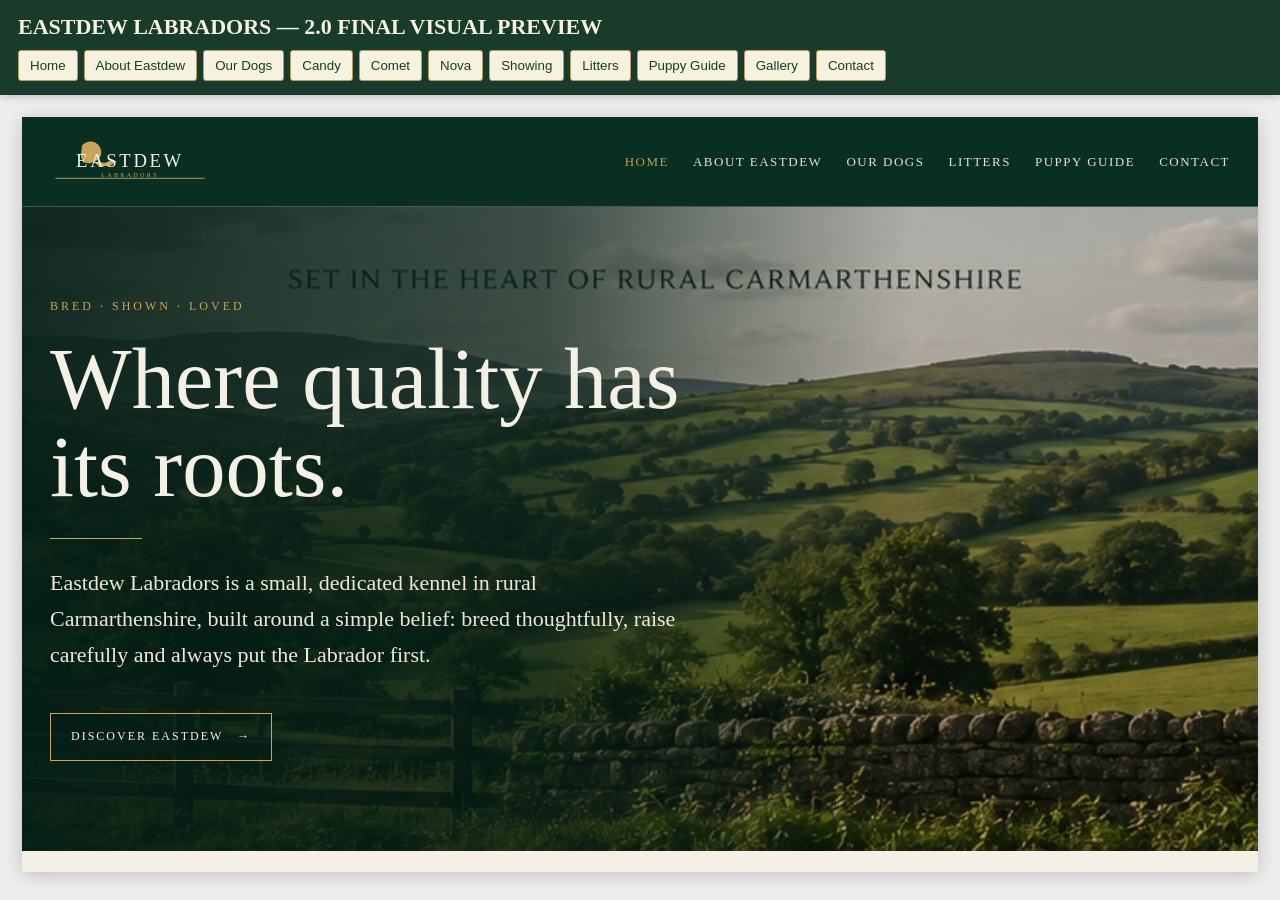
<file: PREVIEW.html>
<!doctype html><html><head><meta charset="utf-8"><title>Eastdew Labradors 2.0 — Visual Preview</title><style>body{margin:0;background:#eee;font-family:Arial,sans-serif}header{background:#183b2b;color:#f7f1df;padding:14px 18px;position:sticky;top:0;z-index:5;box-shadow:0 2px 8px #0003}header strong{font-family:Georgia,serif;font-size:22px}nav{display:flex;gap:6px;flex-wrap:wrap;margin-top:10px}button{border:1px solid #b89b5e;background:#f7f1df;color:#183b2b;padding:7px 11px;border-radius:3px;cursor:pointer}button:hover{background:#e9dfc5}.frame{padding:22px}iframe{display:block;width:100%;height:calc(100vh - 145px);min-height:700px;border:0;background:white;box-shadow:0 3px 18px #0003}</style></head><body><header><strong>EASTDEW LABRADORS — 2.0 FINAL VISUAL PREVIEW</strong><nav id="nav"></nav></header><div class="frame"><iframe id="site" src="index.html"></iframe></div><script>const pages=[['Home','index.html'],['About Eastdew','about.html'],['Our Dogs','dogs.html'],['Candy','candy.html'],['Comet','comet.html'],['Nova','nova.html'],['Showing','showing.html'],['Litters','litters.html'],['Puppy Guide','guide.html'],['Gallery','gallery.html'],['Contact','contact.html']];const n=document.getElementById('nav'),f=document.getElementById('site');pages.forEach(([t,p])=>{const b=document.createElement('button');b.textContent=t;b.onclick=()=>{f.src=p};n.appendChild(b)});</script></body></html>
</file>
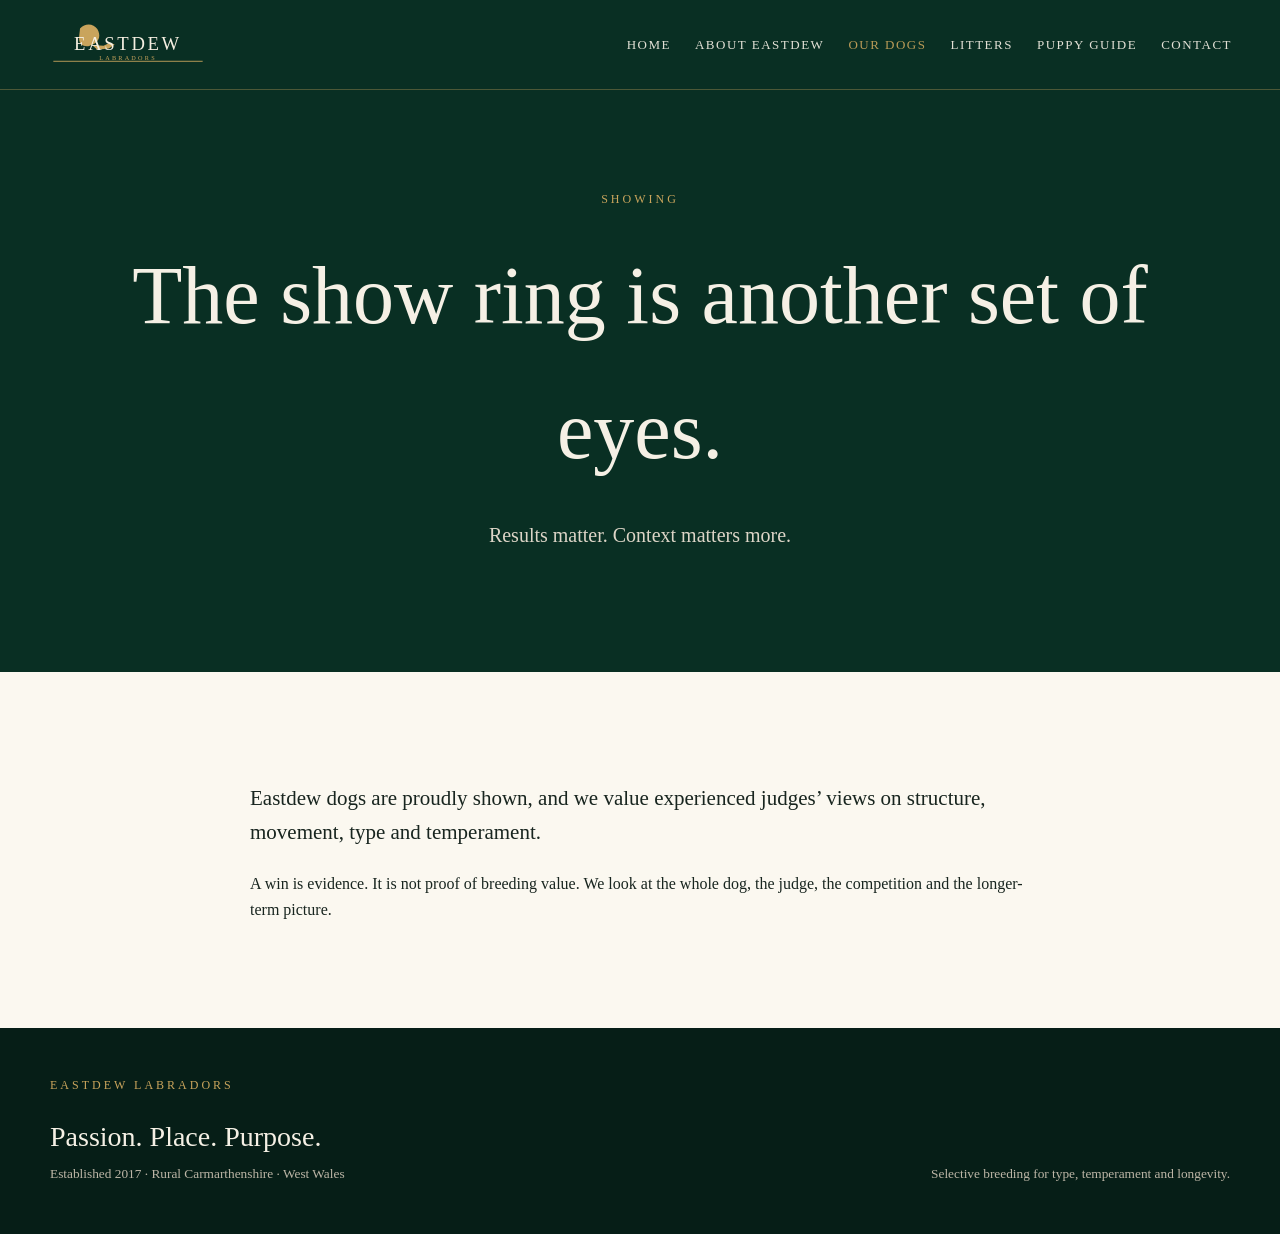
<file: showing.html>
<!doctype html><html lang="en"><head><meta charset="utf-8"><meta name="viewport" content="width=device-width,initial-scale=1"><meta name="description" content="Eastdew Labradors — a small, selective Labrador kennel in rural Carmarthenshire."><title>Showing · Eastdew Labradors</title><link rel="stylesheet" href="styles.css"></head><body><header class="site-header"><nav class="nav"><a class="brand" href="index.html"><img src="assets/logo.svg" alt="Eastdew Labradors"></a><div class="nav-links"><a class="" href="index.html">Home</a><a class="" href="about.html">About Eastdew</a><a class="active" href="dogs.html">Our Dogs</a><a class="" href="litters.html">Litters</a><a class="" href="guide.html">Puppy Guide</a><a class="" href="contact.html">Contact</a></div><div class="mobile-note">Eastdew Labradors</div></nav></header><main><section class="page-hero"><div class="container"><div class="eyebrow">Showing</div><h1>The show ring is another set of eyes.</h1><p>Results matter. Context matters more.</p></div></section><section class="section"><div class="container prose"><p class="lead">Eastdew dogs are proudly shown, and we value experienced judges’ views on structure, movement, type and temperament.</p><p>A win is evidence. It is not proof of breeding value. We look at the whole dog, the judge, the competition and the longer-term picture.</p></div></section></main><footer class="footer"><div class="footer-inner"><div><div class="eyebrow">Eastdew Labradors</div><div style="font-size:28px">Passion. Place. Purpose.</div><small>Established 2017 · Rural Carmarthenshire · West Wales</small></div><div><small>Selective breeding for type, temperament and longevity.</small></div></div></footer></body></html>
</file>
<file: styles.css>
:root{--green:#092f23;--green2:#0d3b2d;--cream:#f5f0e5;--paper:#fbf8f0;--ink:#18251f;--gold:#c9a45c;--muted:#66716a;--line:#d8cfbd;--shadow:0 18px 50px rgba(10,35,25,.12)}
*{box-sizing:border-box}html{scroll-behavior:smooth}body{margin:0;background:var(--paper);color:var(--ink);font-family:Georgia,'Times New Roman',serif;line-height:1.65}a{color:inherit;text-decoration:none}img{max-width:100%;display:block}.site-header{background:var(--green);color:var(--cream);position:sticky;top:0;z-index:20;border-bottom:1px solid rgba(201,164,92,.35)}.nav{max-width:1240px;margin:auto;display:flex;align-items:center;justify-content:space-between;padding:18px 28px;gap:30px}.brand{display:flex;align-items:center;gap:12px;min-width:235px}.brand img{width:160px}.nav-links{display:flex;gap:24px;align-items:center;font-size:13px;text-transform:uppercase;letter-spacing:1.5px}.nav-links a{padding:12px 0;opacity:.92}.nav-links a:hover,.nav-links a.active{color:var(--gold)}.mobile-note{display:none}.hero{min-height:78vh;background:linear-gradient(90deg,rgba(4,31,22,.93) 0%,rgba(4,31,22,.72) 42%,rgba(4,31,22,.12) 72%),url('assets/eastdew-countryside-clean.jpg') center 55%/cover;display:flex;align-items:center}.hero-inner{max-width:1240px;width:100%;margin:auto;padding:90px 28px;color:var(--cream)}.eyebrow{font-size:12px;text-transform:uppercase;letter-spacing:3px;color:var(--gold);margin-bottom:18px}.hero h1{font-size:clamp(48px,7vw,88px);font-weight:400;line-height:1.02;margin:0 0 22px;max-width:720px}.hero .lead{font-size:22px;max-width:640px;color:#eee7d9}.rule{width:92px;height:1px;background:var(--gold);margin:26px 0}.btn{display:inline-flex;align-items:center;gap:14px;border:1px solid var(--gold);padding:13px 20px;text-transform:uppercase;letter-spacing:2px;font-size:12px;margin-top:18px}.section{padding:88px 28px}.container{max-width:1180px;margin:auto}.section h2{font-size:clamp(34px,5vw,58px);line-height:1.1;font-weight:400;margin:0 0 24px}.lead{font-size:21px}.split{display:grid;grid-template-columns:1fr 1fr;gap:64px;align-items:center}.image-frame{box-shadow:var(--shadow);background:#ddd}.image-frame img{width:100%;aspect-ratio:4/3;object-fit:contain;background:var(--cream)}.cream{background:var(--cream)}.green-band{background:var(--green);color:var(--cream)}.vision{display:grid;grid-template-columns:1fr 1px 1fr;gap:60px;align-items:center}.vision .divider{height:220px;background:rgba(201,164,92,.7)}.vision h2{color:var(--gold)}.cards{display:grid;grid-template-columns:repeat(3,1fr);gap:24px}.card{background:white;border:1px solid var(--line);transition:.25s;box-shadow:0 4px 20px rgba(0,0,0,.04)}.card:hover{transform:translateY(-4px);box-shadow:var(--shadow)}.card img{width:100%;aspect-ratio:4/3;object-fit:contain;background:var(--cream)}.card-body{padding:28px}.card h3{font-size:36px;font-weight:400;margin:0}.sub{color:var(--gold);font-style:italic}.small-rule{width:55px;height:1px;background:var(--gold);margin:15px 0}.dog-hero{background:var(--green);color:var(--cream);padding:80px 28px 0}.dog-grid{display:grid;grid-template-columns:1.25fr .9fr;gap:0;align-items:stretch;max-width:1180px;margin:auto}.dog-photo{background:var(--green);display:flex;align-items:center;justify-content:center;min-height:620px}.dog-photo img{height:100%;min-height:620px;width:100%;object-fit:contain;background:var(--green)}.dog-copy{background:var(--paper);color:var(--ink);padding:64px}.dog-copy h1{font-size:clamp(48px,7vw,82px);font-weight:400;line-height:1;margin:0}.dog-copy .sub{font-size:22px}.facts{display:grid;grid-template-columns:1fr 1fr;gap:30px;margin-top:36px}.fact h4{text-transform:uppercase;letter-spacing:2px;color:var(--green);font-size:12px}.fact ul{padding-left:18px}.quote{font-size:34px;font-style:italic;line-height:1.3;color:var(--gold)}.feature-strip{display:grid;grid-template-columns:repeat(4,1fr);border-top:1px solid rgba(201,164,92,.4);border-bottom:1px solid rgba(201,164,92,.4)}.feature{padding:28px;border-right:1px solid rgba(201,164,92,.3)}.feature:last-child{border:0}.feature strong{display:block;color:var(--gold);font-size:12px;text-transform:uppercase;letter-spacing:2px;margin-bottom:8px}.today{display:grid;grid-template-columns:1fr 1.15fr .55fr;gap:30px;align-items:center}.today img{width:100%;aspect-ratio:1.6/1;object-fit:contain;background:var(--cream)}.luna{background:var(--green);color:var(--cream);padding:18px}.luna img{width:100%;aspect-ratio:1.8/1;object-fit:contain;background:var(--green);object-position:center}.footer{background:#061e17;color:var(--cream);padding:48px 28px}.footer-inner{max-width:1180px;margin:auto;display:flex;justify-content:space-between;gap:30px;align-items:end}.footer small{color:#bdb6a7}.page-hero{background:var(--green);color:var(--cream);padding:100px 28px}.page-hero .container{text-align:center}.page-hero h1{font-size:clamp(48px,7vw,82px);font-weight:400;margin:0}.page-hero p{font-size:20px;color:#ddd5c7}.prose{max-width:780px}.prose h2{margin-top:48px}.notice{padding:28px;border:1px solid var(--line);background:var(--cream)}.gallery{display:grid;grid-template-columns:repeat(3,1fr);gap:18px}.gallery img{width:100%;aspect-ratio:4/3;object-fit:contain;background:var(--cream)}.contact-box{background:var(--green);color:var(--cream);padding:48px}.contact-box h2{color:var(--gold)}.dog-gallery{display:grid;grid-template-columns:repeat(3,1fr);gap:18px;margin-top:34px}.dog-gallery figure{margin:0;background:#fff;border:1px solid var(--line);padding:10px}.dog-gallery img{width:100%;aspect-ratio:4/3;object-fit:contain;background:var(--cream)}.dog-gallery figcaption{padding:12px 8px 6px;color:var(--muted);font-size:12px;letter-spacing:.4px}.dog-gallery figure:first-child img{aspect-ratio:4/3}.dog-gallery figure:nth-child(3) img{object-position:center}@media(max-width:900px){.dog-gallery{grid-template-columns:1fr}}
@media(max-width:900px){.nav{padding:14px 18px}.nav-links{gap:12px;font-size:11px}.brand img{width:130px}.hero{min-height:72vh}.split,.dog-grid,.today,.vision{grid-template-columns:1fr}.vision .divider{height:1px;width:100%}.cards,.gallery{grid-template-columns:1fr}.feature-strip{grid-template-columns:1fr 1fr}.feature{border-bottom:1px solid rgba(201,164,92,.3)}.dog-photo img{min-height:420px}.dog-copy{padding:42px 28px}.facts{grid-template-columns:1fr}}@media(max-width:620px){.nav{align-items:flex-start}.nav-links{display:none}.mobile-note{display:block;font-size:10px;color:var(--gold);text-transform:uppercase;letter-spacing:1px}.hero-inner{padding:70px 22px}.section{padding:65px 22px}.feature-strip{grid-template-columns:1fr}.footer-inner{display:block}.footer-inner>*+*{margin-top:25px}}
</file>
